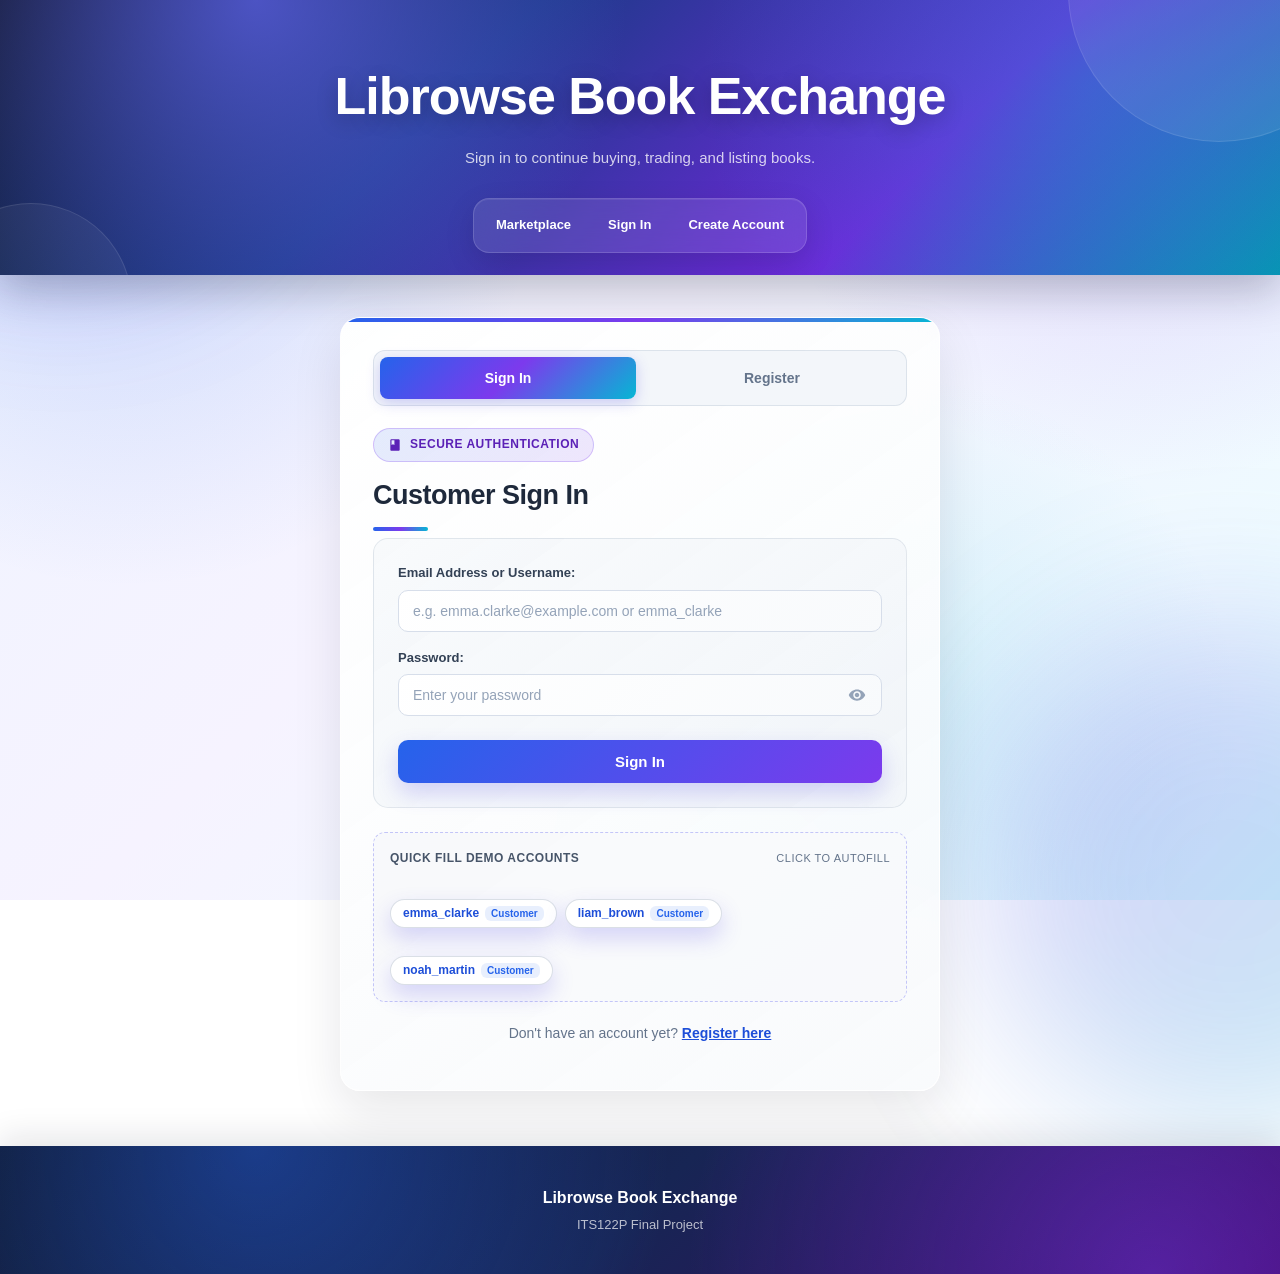
<file: index.html>
<!DOCTYPE html>
<html lang="en">

<head>
    <meta charset="UTF-8">
    <meta name="viewport" content="width=device-width, initial-scale=1.0">

    <link rel="stylesheet" href="style.css">

    <title>Librowse Book Exchange</title>
</head>

<body>

    <!-- HEADER -->
    <header>
        <h1>Librowse Book Exchange</h1>

        <p>
            Buy, trade, and exchange books with other users.
        </p>

        <!-- Navigation -->
        <nav>
            <a href="#home">Home</a>
            <a href="#browse">Browse Books</a>
            <a href="#list-book">List a Book</a>
            <a href="#transactions">Transactions</a>
            <a href="#refund">Refund</a>
            <a href="#report">Report</a>
            <a href="login.html">Login</a>
            <a href="register.html">Register</a>
        </nav>

        <div id="auth-status" class="auth-status">
            <a href="login.html">Sign in</a>
            <a href="register.html">Create account</a>
        </div>
    </header>


    <!-- MAIN CONTENT -->
    <main>


        <!-- HOME -->
        <section id="home">

            <h2>Welcome to Librowse Book Exchange</h2>

            <p>
                Librowse Book Exchange is a web application where users can list,
                purchase, trade, and exchange books with other users.
            </p>

            <p>
                Browse available books or list one of your own books below.
            </p>

            <a href="#browse">Browse Books</a>
            <a href="#list-book">List a Book</a>
            <a href="login.html">Login</a>
            <a href="register.html">Register</a>

        </section>


        <!-- BROWSE BOOKS -->
        <section id="browse">

            <h2>Browse Books</h2>

            <p>
                Search and view books currently listed by other users.
            </p>


            <!-- Search -->
            <form id="search-form">

                <label for="search-book">
                    Search:
                </label>

                <input type="text" id="search-book" name="search" placeholder="Search by book title or author">


                <label for="filter-type">
                    Listing Type:
                </label>

                <select id="filter-type" name="listing_type">

                    <option value="">
                        All
                    </option>

                    <option value="For_sale">
                        For Sale
                    </option>

                    <option value="For_trade">
                        For Trade
                    </option>

                    <option value="Both">
                        Sale or Trade
                    </option>

                </select>


                <label for="filter-condition">
                    Condition:
                </label>

                <select id="filter-condition" name="condition">

                    <option value="">
                        All
                    </option>

                    <option value="New">
                        New
                    </option>

                    <option value="Good">
                        Good
                    </option>

                    <option value="Acceptable">
                        Acceptable
                    </option>

                </select>


                <button type="submit">
                    Search
                </button>

            </form>


            <!-- Books table (populated by JavaScript) -->
            <table>

                <thead>

                    <tr>
                        <th>Book ID</th>
                        <th>Title</th>
                        <th>Author</th>
                        <th>Seller</th>
                        <th>Listing Type</th>
                        <th>Condition</th>
                        <th>Price</th>
                        <th>Status</th>
                        <th>Action</th>
                    </tr>

                </thead>


                <!-- Book records inserted here -->
                <tbody id="book-list">

                    <tr>

                        <td colspan="9">
                            No books loaded yet.
                        </td>

                    </tr>

                </tbody>

            </table>

        </section>


        <!-- LIST A BOOK -->
        <section id="list-book">

            <h2>List a Book</h2>

            <p>
                Add one of your books to the marketplace.
            </p>


            <!-- Form follows USER_BOOKS table/API -->
            <form id="list-book-form">


                <label for="book-id">
                    Book ID:
                </label>

                <input type="number" id="book-id" name="book_id" required>


                <label for="seller-id">
                    Seller ID:
                </label>

                <input type="number" id="seller-id" name="seller_id" required>


                <label for="listing-type">
                    Listing Type:
                </label>

                <select id="listing-type" name="listing_type" required>

                    <option value="">
                        Select Listing Type
                    </option>

                    <option value="For_sale">
                        For Sale
                    </option>

                    <option value="For_trade">
                        For Trade
                    </option>

                    <option value="Both">
                        Both
                    </option>

                </select>


                <label for="price">
                    Price:
                </label>

                <input type="number" id="price" name="price" step="0.01" min="0">


                <label for="book-condition">
                    Book Condition:
                </label>

                <select id="book-condition" name="condition" required>

                    <option value="">
                        Select Condition
                    </option>

                    <option value="New">
                        New
                    </option>

                    <option value="Good">
                        Good
                    </option>

                    <option value="Acceptable">
                        Acceptable
                    </option>

                </select>


                <button type="submit">
                    List Book
                </button>

            </form>

        </section>


        <!-- TRANSACTIONS -->
        <section id="transactions">

            <h2>My Transactions</h2>

            <p>
                View your book purchases and trades.
            </p>


            <!-- Transaction records (populated by JavaScript) -->
            <table>

                <thead>

                    <tr>
                        <th>Transaction ID</th>
                        <th>Book</th>
                        <th>Type</th>
                        <th>Amount</th>
                        <th>Status</th>
                        <th>Action</th>
                    </tr>

                </thead>

                <tbody id="transaction-list">

                    <tr>

                        <td colspan="6">
                            No transactions loaded yet.
                        </td>

                    </tr>

                </tbody>

            </table>

        </section>


        <!-- REFUND REQUEST -->
        <section id="refund">

            <h2>Request a Refund</h2>

            <p>
                Submit a refund request for an eligible transaction.
            </p>


            <!-- Form follows REFUND_REQUEST schema -->
            <form id="refund-form">


                <label for="refund-transaction-id">
                    Transaction ID:
                </label>

                <input type="number" id="refund-transaction-id" name="transaction_id" required>


                <label for="customer-id">
                    Customer ID:
                </label>

                <input type="number" id="customer-id" name="customer_id" required>


                <label for="refund-reason">
                    Reason for Refund:
                </label>

                <textarea id="refund-reason" name="reason" rows="5" required></textarea>


                <button type="submit">
                    Submit Refund Request
                </button>

            </form>

        </section>


        <!-- REPORT -->
        <section id="report">

            <h2>Submit a Report</h2>

            <p>
                Submit a report, form, or feedback to Staff and Administration.
            </p>


            <!-- Form uses report categories from reports.php -->
            <form id="report-form">


                <label for="submitted-by">
                    User ID:
                </label>

                <input type="number" id="submitted-by" name="submitted_by_id" required>


                <label for="report-category">
                    Report Category:
                </label>

                <select id="report-category" name="report_category" required>

                    <option value="">
                        Select Report Category
                    </option>

                    <option value="Verification_Form">
                        Verification Form
                    </option>

                    <option value="Seller_Application">
                        Seller Application
                    </option>

                    <option value="User_Violation">
                        User Violation
                    </option>

                    <option value="Listing_Dispute">
                        Listing Dispute
                    </option>

                    <option value="General_Feedback">
                        General Feedback
                    </option>

                </select>


                <label for="related-entity">
                    Related To:
                </label>

                <select id="related-entity" name="related_entity_type" required>

                    <option value="">
                        Select Type
                    </option>

                    <option value="User">
                        User
                    </option>

                    <option value="Book_Listing">
                        Book Listing
                    </option>

                    <option value="Transaction">
                        Transaction
                    </option>

                    <option value="None">
                        None
                    </option>

                </select>


                <label for="report-details">
                    Report Details:
                </label>

                <textarea id="report-details" name="form_data" rows="5" required></textarea>


                <button type="submit">
                    Submit Report
                </button>

            </form>

        </section>


    </main>


    <!-- FOOTER -->
    <footer>

        <p>
            Librowse Book Exchange
        </p>

        <p>
            ITS122P Final Project
        </p>

    </footer>


    <!-- Main frontend behavior -->
    <script src="script.js"></script>

</body>

</html>
</file>
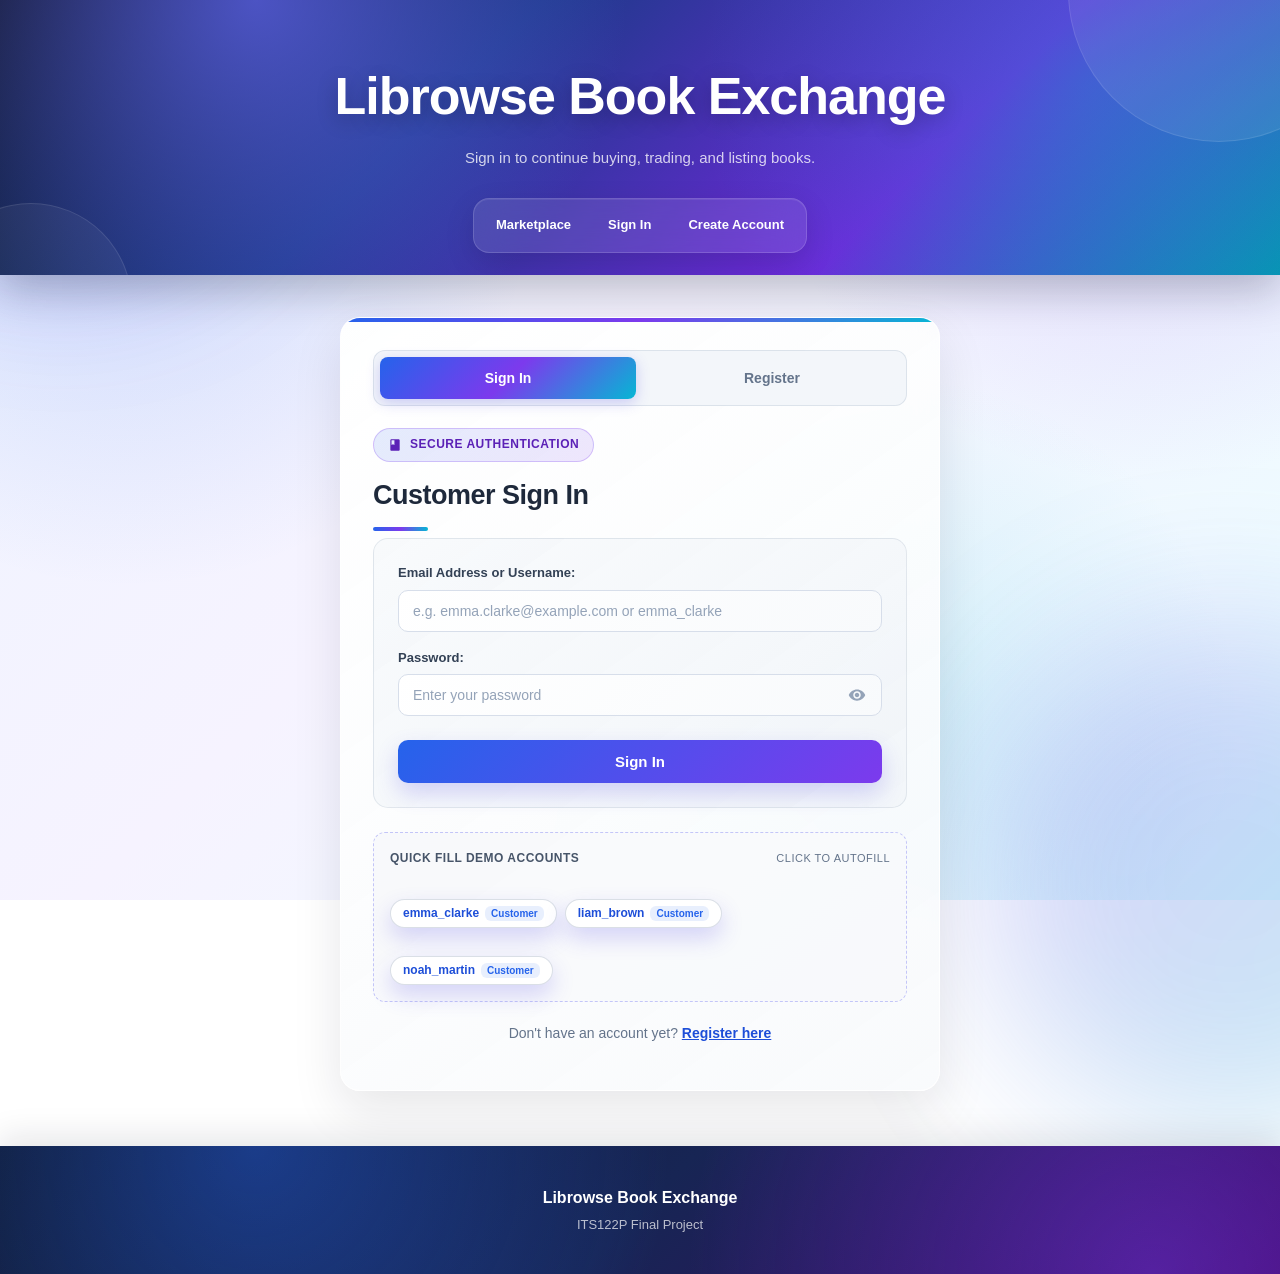
<file: book-marketplace-frontend/index.html>
<!DOCTYPE html>
<html lang="en">

<head>
    <meta charset="UTF-8">
    <meta name="viewport" content="width=device-width, initial-scale=1.0">

    <link rel="stylesheet" href="style.css">

    <title>Librowse Book Exchange</title>
</head>

<body>

    <!-- HEADER -->
    <header>
        <h1>Librowse Book Exchange</h1>

        <p>
            Buy, trade, and exchange books with other users.
        </p>

        <!-- Navigation -->
        <nav>
            <a href="#home">Home</a>
            <a href="#browse">Browse Books</a>
            <a href="#list-book">List a Book</a>
            <a href="#transactions">Transactions</a>
            <a href="#refund">Refund</a>
            <a href="#report">Report</a>
            <a href="login.html">Login</a>
            <a href="register.html">Register</a>
        </nav>

        <div id="auth-status" class="auth-status">
            <a href="login.html">Sign in</a>
            <a href="register.html">Create account</a>
        </div>
    </header>


    <!-- MAIN CONTENT -->
    <main>


        <!-- HOME -->
        <section id="home">

            <h2>Welcome to Librowse Book Exchange</h2>

            <p>
                Librowse Book Exchange is a web application where users can list,
                purchase, trade, and exchange books with other users.
            </p>

            <p>
                Browse available books or list one of your own books below.
            </p>

            <a href="#browse">Browse Books</a>
            <a href="#list-book">List a Book</a>
            <a href="login.html">Login</a>
            <a href="register.html">Register</a>

        </section>


        <!-- BROWSE BOOKS -->
        <section id="browse">

            <h2>Browse Books</h2>

            <p>
                Search and view books currently listed by other users.
            </p>


            <!-- Search -->
            <form id="search-form">

                <label for="search-book">
                    Search:
                </label>

                <input type="text" id="search-book" name="search" placeholder="Search by book title or author">


                <label for="filter-type">
                    Listing Type:
                </label>

                <select id="filter-type" name="listing_type">

                    <option value="">
                        All
                    </option>

                    <option value="For_sale">
                        For Sale
                    </option>

                    <option value="For_trade">
                        For Trade
                    </option>

                    <option value="Both">
                        Sale or Trade
                    </option>

                </select>


                <label for="filter-condition">
                    Condition:
                </label>

                <select id="filter-condition" name="condition">

                    <option value="">
                        All
                    </option>

                    <option value="New">
                        New
                    </option>

                    <option value="Good">
                        Good
                    </option>

                    <option value="Acceptable">
                        Acceptable
                    </option>

                </select>


                <fieldset id="filter-category-group" class="checkbox-group">

                    <legend>
                        Category (check any to filter):
                    </legend>

                    <div id="filter-category-options">

                        <p class="checkbox-group-empty">
                            Loading categories...
                        </p>

                    </div>

                </fieldset>


                <button type="submit">
                    Search
                </button>

            </form>


            <!-- Books table (populated by JavaScript) -->
            <table>

                <thead>

                    <tr>
                        <th>Book ID</th>
                        <th>Title</th>
                        <th>Author</th>
                        <th>Category</th>
                        <th>Seller</th>
                        <th>Listing Type</th>
                        <th>Condition</th>
                        <th>Price</th>
                        <th>Status</th>
                        <th>Action</th>
                    </tr>

                </thead>


                <!-- Book records inserted here -->
                <tbody id="book-list">

                    <tr>

                        <td colspan="10">
                            No books loaded yet.
                        </td>

                    </tr>

                </tbody>

            </table>

        </section>


        <!-- LIST A BOOK -->
        <section id="list-book">

            <h2>List a Book</h2>

            <p>
                Add one of your books to the marketplace.
            </p>


            <!-- Form creates a BOOKS_CATALOG entry, then a USER_BOOKS listing tied to the logged-in seller -->
            <form id="list-book-form">


                <label for="book-title">
                    Book Title:
                </label>

                <input type="text" id="book-title" name="title" required>


                <label for="book-author">
                    Book Author:
                </label>

                <input type="text" id="book-author" name="author" required>


                <label for="book-isbn">
                    ISBN:
                </label>

                <input type="text" id="book-isbn" name="isbn" required>


                <fieldset id="book-category-group" class="checkbox-group">

                    <legend>
                        Categories (select one or more):
                    </legend>

                    <div id="book-category-options">

                        <p class="checkbox-group-empty">
                            Loading categories...
                        </p>

                    </div>

                </fieldset>


                <label for="listing-type">
                    Listing Type:
                </label>

                <select id="listing-type" name="listing_type" required>

                    <option value="">
                        Select Listing Type
                    </option>

                    <option value="For_sale">
                        For Sale
                    </option>

                    <option value="For_trade">
                        For Trade
                    </option>

                    <option value="Both">
                        Both
                    </option>

                </select>


                <label for="price">
                    Price:
                </label>

                <input type="number" id="price" name="price" step="0.01" min="0">


                <label for="book-condition">
                    Book Condition:
                </label>

                <select id="book-condition" name="condition" required>

                    <option value="">
                        Select Condition
                    </option>

                    <option value="New">
                        New
                    </option>

                    <option value="Good">
                        Good
                    </option>

                    <option value="Acceptable">
                        Acceptable
                    </option>

                </select>


                <button type="submit">
                    List Book
                </button>

            </form>


            <!-- Shows the listing that was just created (populated by JavaScript) -->
            <div id="new-listing-result" style="display: none;">

                <h3>
                    Your Book Has Been Listed
                </h3>

                <table class="detail-table">

                    <tbody id="new-listing-details">
                    </tbody>

                </table>

            </div>

        </section>


        <!-- TRANSACTIONS -->
        <section id="transactions">

            <h2>My Transactions</h2>

            <p>
                View your book purchases and trades.
            </p>


            <!-- Transaction records (populated by JavaScript) -->
            <table>

                <thead>

                    <tr>
                        <th>Transaction ID</th>
                        <th>Book</th>
                        <th>Type</th>
                        <th>Amount</th>
                        <th>Status</th>
                        <th>Action</th>
                    </tr>

                </thead>

                <tbody id="transaction-list">

                    <tr>

                        <td colspan="6">
                            No transactions loaded yet.
                        </td>

                    </tr>

                </tbody>

            </table>

        </section>


        <!-- REFUND REQUEST -->
        <section id="refund">

            <h2>Request a Refund</h2>

            <p>
                Submit a refund request for an eligible transaction.
            </p>


            <!-- Form follows REFUND_REQUEST schema -->
            <form id="refund-form">


                <label for="refund-transaction-id">
                    Transaction ID:
                </label>

                <input type="number" id="refund-transaction-id" name="transaction_id" required>


                <label for="customer-id">
                    Customer ID:
                </label>

                <input type="number" id="customer-id" name="customer_id" required>


                <label for="refund-reason">
                    Reason for Refund:
                </label>

                <textarea id="refund-reason" name="reason" rows="5" required></textarea>


                <button type="submit">
                    Submit Refund Request
                </button>

            </form>

        </section>


        <!-- REPORT -->
        <section id="report">

            <h2>Submit a Report</h2>

            <p>
                Submit a report, form, or feedback to Staff and Administration.
            </p>


            <!-- Form uses report categories from reports.php -->
            <form id="report-form">


                <label for="submitted-by">
                    User ID:
                </label>

                <input type="number" id="submitted-by" name="submitted_by_id" required>


                <label for="report-category">
                    Report Category:
                </label>

                <select id="report-category" name="report_category" required>

                    <option value="">
                        Select Report Category
                    </option>

                    <option value="Verification_Form">
                        Verification Form
                    </option>

                    <option value="Seller_Application">
                        Seller Application
                    </option>

                    <option value="User_Violation">
                        User Violation
                    </option>

                    <option value="Listing_Dispute">
                        Listing Dispute
                    </option>

                    <option value="General_Feedback">
                        General Feedback
                    </option>

                </select>


                <label for="related-entity">
                    Related To:
                </label>

                <select id="related-entity" name="related_entity_type" required>

                    <option value="">
                        Select Type
                    </option>

                    <option value="User">
                        User
                    </option>

                    <option value="Book_Listing">
                        Book Listing
                    </option>

                    <option value="Transaction">
                        Transaction
                    </option>

                    <option value="None">
                        None
                    </option>

                </select>


                <label for="report-details">
                    Report Details:
                </label>

                <textarea id="report-details" name="form_data" rows="5" required></textarea>


                <button type="submit">
                    Submit Report
                </button>

            </form>

        </section>


    </main>


    <!-- FOOTER -->
    <footer>

        <p>
            Librowse Book Exchange
        </p>

        <p>
            ITS122P Final Project
        </p>

    </footer>


    <!-- Main frontend behavior -->
    <script src="script.js"></script>

</body>

</html>
</file>
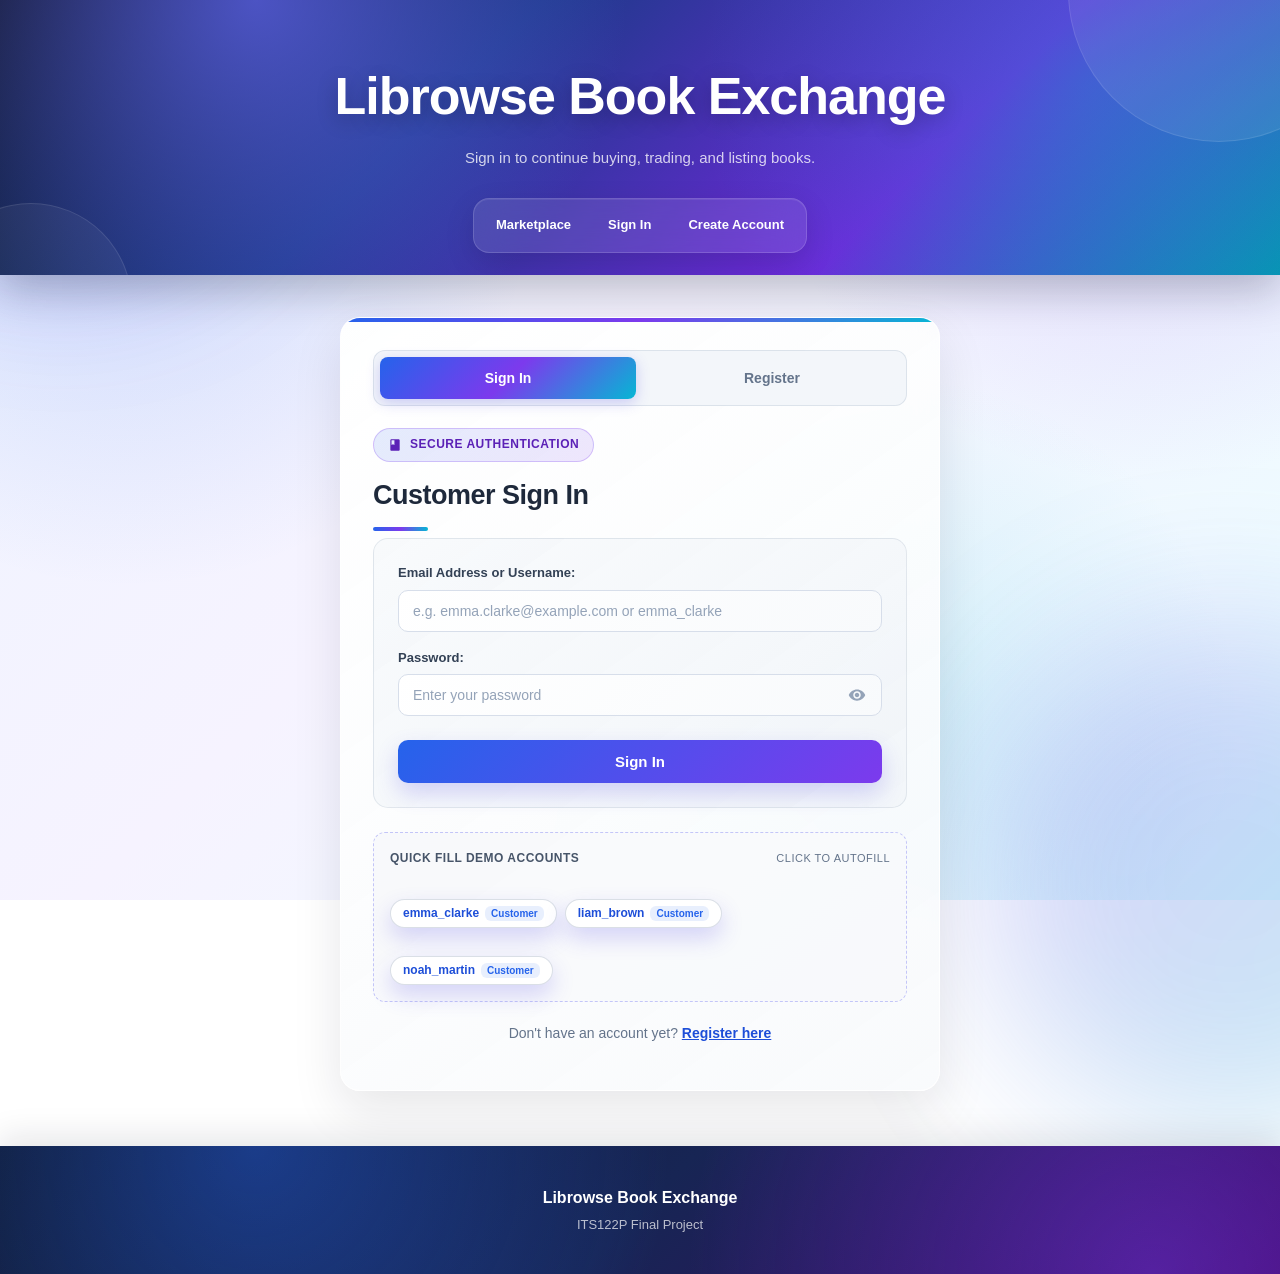
<file: login.html>
<!DOCTYPE html>
<html lang="en">

<head>
    <meta charset="UTF-8">
    <meta name="viewport" content="width=device-width, initial-scale=1.0">

    <link rel="stylesheet" href="style.css">

    <title>Login - Librowse Book Exchange</title>
</head>

<body>

    <!-- HEADER -->
    <header>
        <h1>Librowse Book Exchange</h1>

        <p>
            Sign in to continue buying, trading, and listing books.
        </p>

        <nav>
            <a href="index.html">Marketplace</a>
            <a href="login.html" class="active-nav">Sign In</a>
            <a href="register.html">Create Account</a>
        </nav>
    </header>


    <!-- MAIN CONTENT -->
    <main>

        <section class="auth-card" id="auth-section">

            <!-- Tab Switcher -->
            <div class="auth-tab-row">
                <a href="login.html" class="auth-tab-btn active-tab">Sign In</a>
                <a href="register.html" class="auth-tab-btn">Register</a>
            </div>

            <div class="auth-brand-badge">
                <svg viewBox="0 0 24 24">
                    <path d="M18 2H6c-1.1 0-2 .9-2 2v16c0 1.1.9 2 2 2h12c1.1 0 2-.9 2-2V4c0-1.1-.9-2-2-2zM6 4h5v8l-2.5-1.5L6 12V4z"/>
                </svg>
                Secure Authentication
            </div>

            <h2>Customer Sign In</h2>

            <div id="auth-message" class="auth-message" style="display: none;"></div>

            <!-- Existing active session container if already logged in -->
            <div id="session-active-card" class="session-active-card" style="display: none;">
                <p id="session-active-text">You are already signed in.</p>
                <div class="session-actions">
                    <a href="index.html" class="btn-continue">Go to Marketplace</a>
                    <button type="button" id="session-logout-btn" class="btn-switch-user">Sign Out / Switch User</button>
                </div>
            </div>

            <form id="login-form" class="auth-form">
                <div class="form-group">
                    <label for="login-identifier">
                        Email Address or Username:
                    </label>
                    <input type="text" id="login-identifier" required placeholder="e.g. emma.clarke@example.com or emma_clarke" autocomplete="username">
                </div>

                <div class="form-group">
                    <label for="login-password">
                        Password:
                    </label>
                    <div class="password-input-wrapper">
                        <input type="password" id="login-password" required placeholder="Enter your password" autocomplete="current-password">
                        <button type="button" class="toggle-password-btn" data-target="login-password" aria-label="Toggle password visibility" title="Toggle password visibility">
                            <svg viewBox="0 0 24 24">
                                <path d="M12 4.5C7 4.5 2.73 7.61 1 12c1.73 4.39 6 7.5 11 7.5s9.27-3.11 11-7.5c-1.73-4.39-6-7.5-11-7.5zM12 17c-2.76 0-5-2.24-5-5s2.24-5 5-5 5 2.24 5 5-2.24 5-5 5zm0-8c-1.66 0-3 1.34-3 3s1.34 3 3 3 3-1.34 3-3-1.34-3-3-3z"/>
                            </svg>
                        </button>
                    </div>
                </div>

                <button type="submit" id="login-submit-btn" class="auth-submit-btn">
                    <span>Sign In</span>
                </button>
            </form>

            <!-- Quick Demo Accounts Helper -->
            <div class="demo-accounts-card">
                <div class="demo-accounts-title">
                    <span>Quick Fill Demo Accounts</span>
                    <span style="font-size: 11px; color: var(--text-gray); font-weight: normal;">Click to autofill</span>
                </div>
                <div class="demo-pills-row">
                    <button type="button" class="demo-pill" data-username="emma_clarke" data-pass="password">
                        <span>emma_clarke</span>
                        <span class="role-tag">Customer</span>
                    </button>
                    <button type="button" class="demo-pill" data-username="liam_brown" data-pass="password">
                        <span>liam_brown</span>
                        <span class="role-tag">Customer</span>
                    </button>
                    <button type="button" class="demo-pill" data-username="noah_martin" data-pass="password">
                        <span>noah_martin</span>
                        <span class="role-tag">Customer</span>
                    </button>
                </div>
            </div>

            <p class="auth-switch-link">
                Don't have an account yet?
                <a href="register.html">Register here</a>
            </p>

        </section>

    </main>


    <!-- FOOTER -->
    <footer>
        <p>Librowse Book Exchange</p>
        <p>ITS122P Final Project</p>
    </footer>

    <script src="auth.js"></script>

</body>

</html>
</file>
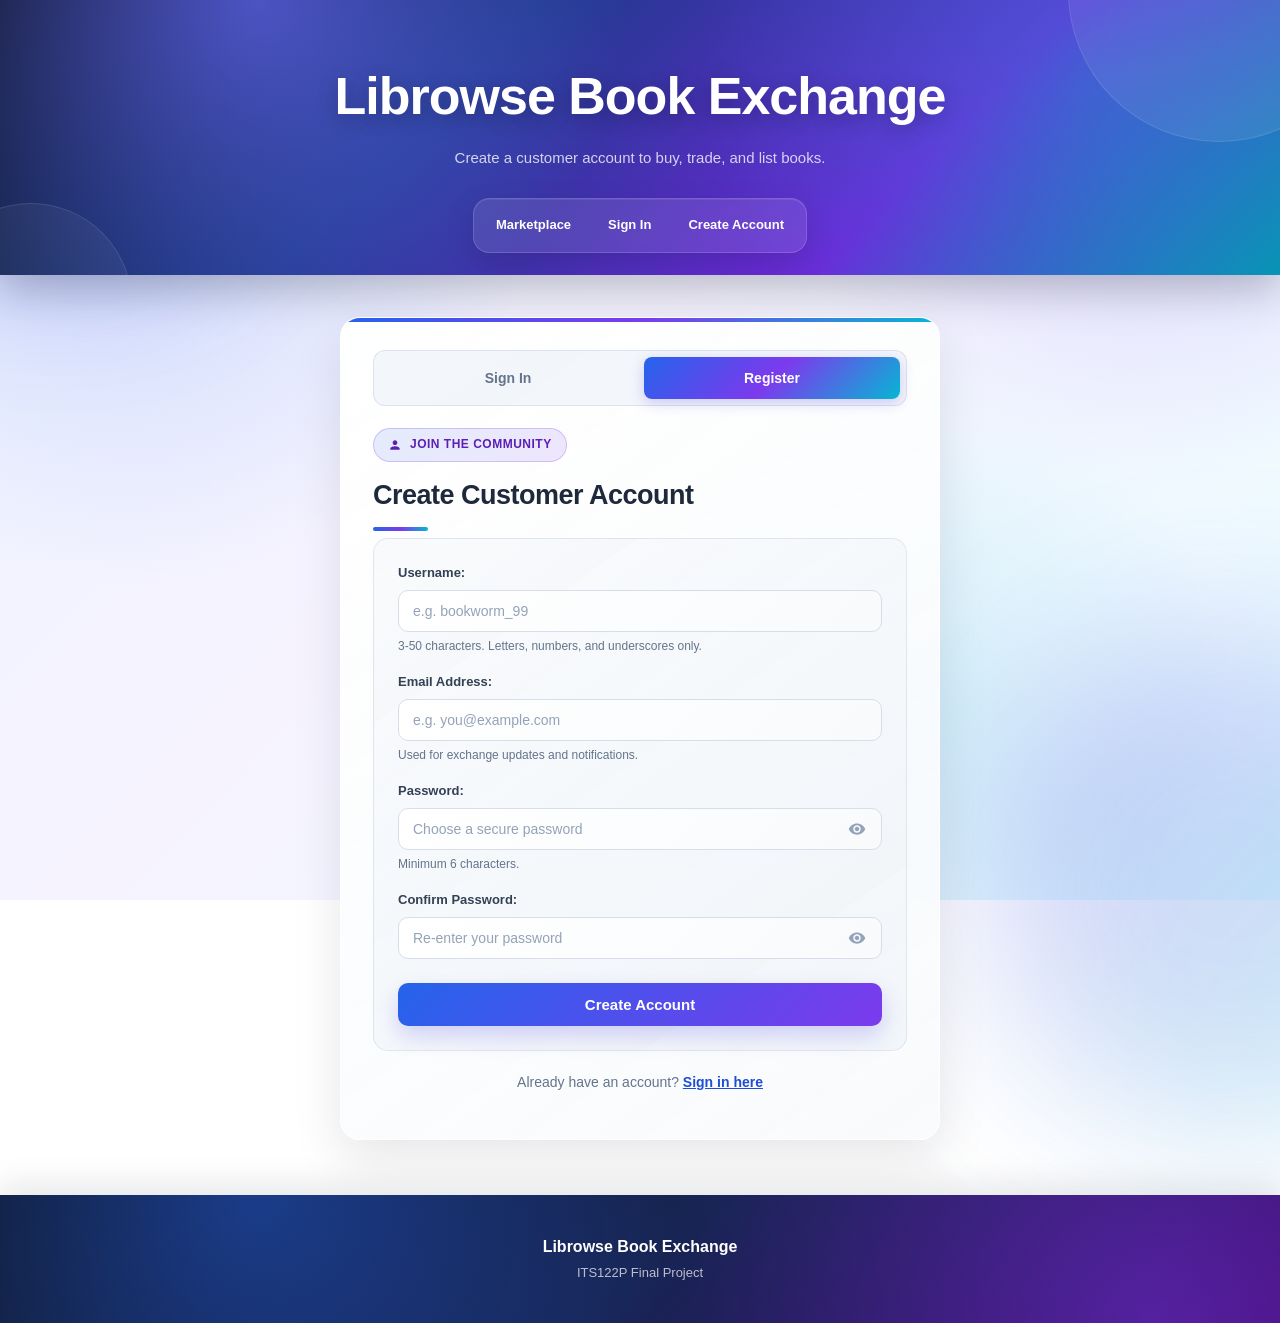
<file: register.html>
<!DOCTYPE html>
<html lang="en">

<head>
    <meta charset="UTF-8">
    <meta name="viewport" content="width=device-width, initial-scale=1.0">

    <link rel="stylesheet" href="style.css">

    <title>Register - Librowse Book Exchange</title>
</head>

<body>

    <!-- HEADER -->
    <header>
        <h1>Librowse Book Exchange</h1>

        <p>
            Create a customer account to buy, trade, and list books.
        </p>

        <nav>
            <a href="index.html">Marketplace</a>
            <a href="login.html">Sign In</a>
            <a href="register.html" class="active-nav">Create Account</a>
        </nav>
    </header>


    <!-- MAIN CONTENT -->
    <main>

        <section class="auth-card" id="auth-section">

            <!-- Tab Switcher -->
            <div class="auth-tab-row">
                <a href="login.html" class="auth-tab-btn">Sign In</a>
                <a href="register.html" class="auth-tab-btn active-tab">Register</a>
            </div>

            <div class="auth-brand-badge">
                <svg viewBox="0 0 24 24">
                    <path d="M12 12c2.21 0 4-1.79 4-4s-1.79-4-4-4-4 1.79-4 4 1.79 4 4 4zm0 2c-2.67 0-8 1.34-8 4v2h16v-2c0-2.66-5.33-4-8-4z"/>
                </svg>
                Join the Community
            </div>

            <h2>Create Customer Account</h2>

            <div id="auth-message" class="auth-message" style="display: none;"></div>

            <!-- Existing active session container if already logged in -->
            <div id="session-active-card" class="session-active-card" style="display: none;">
                <p id="session-active-text">You are already signed in.</p>
                <div class="session-actions">
                    <a href="index.html" class="btn-continue">Go to Marketplace</a>
                    <button type="button" id="session-logout-btn" class="btn-switch-user">Sign Out / Create New Account</button>
                </div>
            </div>

            <form id="register-form" class="auth-form">
                <div class="form-group">
                    <label for="register-username">
                        Username:
                    </label>
                    <input type="text" id="register-username" required minlength="3" maxlength="50" pattern="^[a-zA-Z0-9_]+$" placeholder="e.g. bookworm_99" autocomplete="username">
                    <span class="input-helper-text">3-50 characters. Letters, numbers, and underscores only.</span>
                </div>

                <div class="form-group">
                    <label for="register-email">
                        Email Address:
                    </label>
                    <input type="email" id="register-email" required placeholder="e.g. you@example.com" autocomplete="email">
                    <span class="input-helper-text">Used for exchange updates and notifications.</span>
                </div>

                <div class="form-group">
                    <label for="register-password">
                        Password:
                    </label>
                    <div class="password-input-wrapper">
                        <input type="password" id="register-password" required minlength="6" placeholder="Choose a secure password" autocomplete="new-password">
                        <button type="button" class="toggle-password-btn" data-target="register-password" aria-label="Toggle password visibility" title="Toggle password visibility">
                            <svg viewBox="0 0 24 24">
                                <path d="M12 4.5C7 4.5 2.73 7.61 1 12c1.73 4.39 6 7.5 11 7.5s9.27-3.11 11-7.5c-1.73-4.39-6-7.5-11-7.5zM12 17c-2.76 0-5-2.24-5-5s2.24-5 5-5 5 2.24 5 5-2.24 5-5 5zm0-8c-1.66 0-3 1.34-3 3s1.34 3 3 3 3-1.34 3-3-1.34-3-3-3z"/>
                            </svg>
                        </button>
                    </div>
                    <span class="input-helper-text">Minimum 6 characters.</span>
                </div>

                <div class="form-group">
                    <label for="register-confirm-password">
                        Confirm Password:
                    </label>
                    <div class="password-input-wrapper">
                        <input type="password" id="register-confirm-password" required minlength="6" placeholder="Re-enter your password" autocomplete="new-password">
                        <button type="button" class="toggle-password-btn" data-target="register-confirm-password" aria-label="Toggle password visibility" title="Toggle password visibility">
                            <svg viewBox="0 0 24 24">
                                <path d="M12 4.5C7 4.5 2.73 7.61 1 12c1.73 4.39 6 7.5 11 7.5s9.27-3.11 11-7.5c-1.73-4.39-6-7.5-11-7.5zM12 17c-2.76 0-5-2.24-5-5s2.24-5 5-5 5 2.24 5 5-2.24 5-5 5zm0-8c-1.66 0-3 1.34-3 3s1.34 3 3 3 3-1.34 3-3-1.34-3-3-3z"/>
                            </svg>
                        </button>
                    </div>
                    <div id="password-match-indicator" class="password-match-hint"></div>
                </div>

                <button type="submit" id="register-submit-btn" class="auth-submit-btn">
                    <span>Create Account</span>
                </button>
            </form>

            <p class="auth-switch-link">
                Already have an account?
                <a href="login.html">Sign in here</a>
            </p>

        </section>

    </main>


    <!-- FOOTER -->
    <footer>
        <p>Librowse Book Exchange</p>
        <p>ITS122P Final Project</p>
    </footer>

    <script src="auth.js"></script>

</body>

</html>
</file>
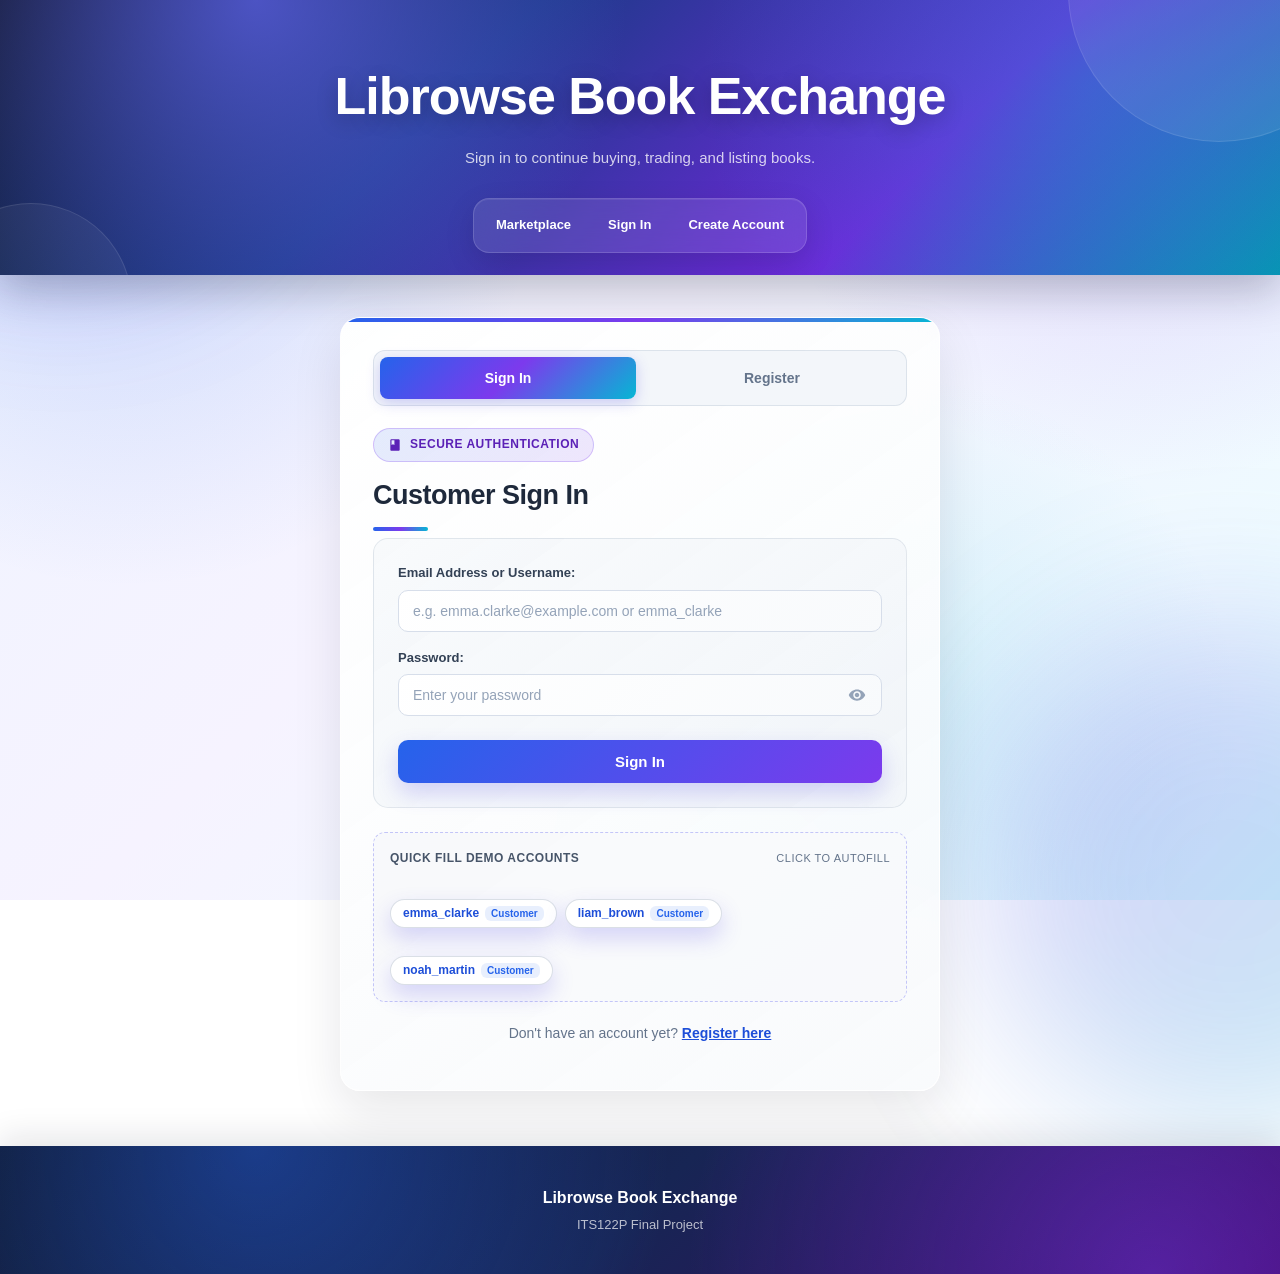
<file: frontend/dashboard.html>
<<<<<<< Updated upstream:book-marketplace-frontend/dashboard.html
<!DOCTYPE html>
<html lang="en">
<head>
    <meta charset="UTF-8">
    <title>Management Dashboard</title>
</head>
<body style="font-family: Arial; background: #f4f6f9; padding: 40px;">
    <div style="max-width: 600px; margin: auto; background: white; padding: 30px; border-radius: 8px; box-shadow: 0 2px 4px rgba(0,0,0,0.1);">
        <h1 id="welcomeTitle">Welcome!</h1>
        <p id="roleDisplay">Loading access level...</p>
        
        <div id="adminPanel" style="display: none; background: #eef2f7; padding: 15px; margin-top: 15px; border-radius: 5px;">
            <h3>🛡️ Admin Control Panel</h3>
            <p>Full system access: Manage users, settings, and book approvals.</p>
        </div>

        <div id="staffPanel" style="display: none; background: #eef2f7; padding: 15px; margin-top: 15px; border-radius: 5px;">
            <h3>📋 Staff Moderation Panel</h3>
            <p>Review and approve marketplace book listings.</p>
        </div>
    </div>

    <script>
        // Check who is logged in from your frontend storage
        const user = JSON.parse(localStorage.getItem("user"));

        if (!user) {
            alert("Please log in first!");
            window.location.href = "login.html";
        } else {
            document.getElementById("welcomeTitle").innerText = `Welcome back, ${user.username}!`;
            document.getElementById("roleDisplay").innerHTML = `Your Access Level: <b>${user.role.toUpperCase()}</b>`;

            // Show panels depending on access level
            if (user.role === 'admin') {
                document.getElementById("adminPanel").style.display = "block";
                document.getElementById("staffPanel").style.display = "block";
            } else if (user.role === 'staff') {
                document.getElementById("staffPanel").style.display = "block";
            } else {
                alert("Access Denied: Customers cannot view the management dashboard.");
                window.location.href = "index.html";
            }
        }
    </script>
</body>
=======
<!DOCTYPE html>
<html lang="en">
<head>
    <meta charset="UTF-8">
    <title>Management Dashboard</title>
</head>
<body style="font-family: Arial; background: #f4f6f9; padding: 40px;">
    <div style="max-width: 600px; margin: auto; background: white; padding: 30px; border-radius: 8px; box-shadow: 0 2px 4px rgba(0,0,0,0.1);">
        <h1 id="welcomeTitle">Welcome!</h1>
        <p id="roleDisplay">Loading access level...</p>
        
        <div id="adminPanel" style="display: none; background: #eef2f7; padding: 15px; margin-top: 15px; border-radius: 5px;">
            <h3>🛡️ Admin Control Panel</h3>
            <p>Full system access: Manage users, settings, and book approvals.</p>
        </div>

        <div id="staffPanel" style="display: none; background: #eef2f7; padding: 15px; margin-top: 15px; border-radius: 5px;">
            <h3>📋 Staff Moderation Panel</h3>
            <p>Review and approve marketplace book listings.</p>
        </div>
    </div>

    <script>
        // Check who is logged in from your frontend storage
        const user = JSON.parse(localStorage.getItem("user"));

        if (!user) {
            alert("Please log in first!");
            window.location.href = "login.html";
        } else {
            document.getElementById("welcomeTitle").innerText = `Welcome back, ${user.username}!`;
            document.getElementById("roleDisplay").innerHTML = `Your Access Level: <b>${user.role.toUpperCase()}</b>`;

            // Show panels depending on access level
            if (user.role === 'admin') {
                document.getElementById("adminPanel").style.display = "block";
                document.getElementById("staffPanel").style.display = "block";
            } else if (user.role === 'staff') {
                document.getElementById("staffPanel").style.display = "block";
            } else {
                alert("Access Denied: Customers cannot view the management dashboard.");
                window.location.href = "index.html";
            }
        }
    </script>
</body>
>>>>>>> Stashed changes:frontend/dashboard.html
</html>
</file>
<file: style.css>
/* LIBROWSE BOOK EXCHANGE - Gradient UI Revamp */


/* WEBSITE COLORS */

:root {

    /* Main Gradient Colors */
    --blue: #2563eb;
    --blue-dark: #1d4ed8;

    --purple: #7c3aed;
    --purple-dark: #5b21b6;

    --violet: #8b5cf6;
    --cyan: #06b6d4;

    /* Background Colors */
    --background-dark: #0b1020;
    --background-mid: #11182d;
    --background-light: #17213c;

    /* Card Colors */
    --card: rgba(255, 255, 255, 0.94);
    --glass: rgba(255, 255, 255, 0.10);

    /* Text */
    --text-dark: #172033;
    --text-gray: #64748b;
    --text-light: #f8fafc;

    /* Borders */
    --border-light: rgba(255, 255, 255, 0.18);
    --border-card: rgba(148, 163, 184, 0.25);

    /* Shadows */
    --shadow-small:
        0 4px 12px rgba(15, 23, 42, 0.08);

    --shadow-medium:
        0 15px 35px rgba(15, 23, 42, 0.13);

    --shadow-large:
        0 25px 60px rgba(15, 23, 42, 0.18);

    /* Main Gradient */
    --main-gradient:
        linear-gradient(135deg,
            #2563eb 0%,
            #7c3aed 50%,
            #06b6d4 100%);

    /* Dark Gradient */
    --dark-gradient:
        linear-gradient(135deg,
            #0b1020 0%,
            #17213c 50%,
            #26154f 100%);
}


/* BASIC PAGE SETTINGS */

* {
    box-sizing: border-box;
}


html {
    scroll-behavior: smooth;
}


body {
    margin: 0;

    min-height: 100vh;

    font-family:
        Arial,
        Helvetica,
        sans-serif;

    color: var(--text-dark);

    line-height: 1.6;

    background:
        radial-gradient(circle at 10% 20%,
            rgba(37, 99, 235, 0.18),
            transparent 30%),

        radial-gradient(circle at 90% 10%,
            rgba(124, 58, 237, 0.18),
            transparent 28%),

        radial-gradient(circle at 70% 80%,
            rgba(6, 182, 212, 0.13),
            transparent 30%),

        linear-gradient(135deg,
            #eef4ff 0%,
            #f6f3ff 45%,
            #ecfeff 100%);

    background-attachment: fixed;
}


/* Background glow - top left */
body::before {
    content: "";

    position: fixed;

    width: 450px;
    height: 450px;

    top: -180px;
    left: -160px;

    border-radius: 50%;

    background:
        linear-gradient(135deg,
            rgba(37, 99, 235, 0.30),
            rgba(124, 58, 237, 0.20));

    filter: blur(70px);

    z-index: -1;

    pointer-events: none;
}


/* Background glow - bottom right */
body::after {
    content: "";

    position: fixed;

    width: 500px;
    height: 500px;

    right: -200px;
    bottom: -230px;

    border-radius: 50%;

    background:
        linear-gradient(135deg,
            rgba(124, 58, 237, 0.25),
            rgba(6, 182, 212, 0.25));

    filter: blur(80px);

    z-index: -1;

    pointer-events: none;
}


/* HEADER */

header {
    position: relative;

    overflow: hidden;

    text-align: center;

    color: white;

    padding:
        55px 25px 22px;

    background:

        radial-gradient(circle at 20% 0%,
            rgba(99, 102, 241, 0.7),
            transparent 35%),

        radial-gradient(circle at 85% 30%,
            rgba(6, 182, 212, 0.30),
            transparent 35%),

        linear-gradient(135deg,
            #0f172a 0%,
            #1e3a8a 35%,
            #6d28d9 70%,
            #0891b2 100%);

    box-shadow:
        0 15px 40px rgba(15, 23, 42, 0.25);
}


/* Decorative circle - top right */
header::before {
    content: "";

    position: absolute;

    width: 300px;
    height: 300px;

    top: -160px;
    right: -90px;

    border-radius: 50%;

    background:
        rgba(255, 255, 255, 0.08);

    border:
        1px solid rgba(255, 255, 255, 0.1);
}


/* Decorative circle - bottom left */
header::after {
    content: "";

    position: absolute;

    width: 200px;
    height: 200px;

    bottom: -130px;
    left: -70px;

    border-radius: 50%;

    background:
        rgba(255, 255, 255, 0.05);

    border:
        1px solid rgba(255, 255, 255, 0.1);
}


/* Title */
header h1 {
    position: relative;

    z-index: 1;

    margin: 0;

    font-size: clamp(34px,
            5vw,
            52px);

    font-weight: 800;

    letter-spacing: -1px;

    color: white;

    text-shadow:
        0 5px 20px rgba(0, 0, 0, 0.25);
}


/* Subtitle */
header p {
    position: relative;

    z-index: 1;

    margin:
        8px 0 28px;

    font-size: 15px;

    color:
        rgba(255, 255, 255, 0.78);
}


/* NAVIGATION */

nav {
    position: relative;

    z-index: 2;

    display: flex;

    justify-content: center;

    align-items: center;

    flex-wrap: wrap;

    gap: 7px;

    width: fit-content;

    max-width: 100%;

    margin: auto;

    padding: 7px;

    border-radius: 16px;

    background:
        rgba(255, 255, 255, 0.10);

    border:
        1px solid rgba(255, 255, 255, 0.15);

    backdrop-filter:
        blur(15px);

    -webkit-backdrop-filter:
        blur(15px);

    box-shadow:
        inset 0 1px 0 rgba(255, 255, 255, 0.08),
        0 10px 30px rgba(0, 0, 0, 0.12);
}


nav a {
    position: relative;

    padding:
        9px 15px;

    border-radius: 10px;

    color: white;

    text-decoration: none;

    font-size: 13px;

    font-weight: bold;

    transition:
        background 0.25s ease,
        transform 0.25s ease,
        box-shadow 0.25s ease;
}


nav a:hover {
    background:
        linear-gradient(135deg,
            rgba(255, 255, 255, 0.22),
            rgba(255, 255, 255, 0.10));

    transform:
        translateY(-2px);

    box-shadow:
        0 7px 18px rgba(0, 0, 0, 0.12);
}


/* MAIN CONTAINER */

main {
    width: 92%;

    max-width: 1180px;

    margin:
        42px auto;
}


/* SECTIONS */

section {
    position: relative;

    overflow: hidden;

    margin-bottom: 32px;

    padding: 32px;

    border-radius: 20px;

    background:
        linear-gradient(145deg,
            rgba(255, 255, 255, 0.96),
            rgba(248, 250, 252, 0.90));

    border:
        1px solid rgba(255, 255, 255, 0.8);

    box-shadow:
        0 20px 50px rgba(15, 23, 42, 0.10);

    backdrop-filter:
        blur(15px);

    -webkit-backdrop-filter:
        blur(15px);

    transition:
        transform 0.3s ease,
        box-shadow 0.3s ease;
}


section:hover {
    transform:
        translateY(-3px);

    box-shadow:
        0 25px 60px rgba(15, 23, 42, 0.14);
}


/* Gradient bar at top */
section::before {
    content: "";

    position: absolute;

    top: 0;
    left: 0;

    width: 100%;
    height: 4px;

    background:
        var(--main-gradient);
}


/* Heading */
section h2 {
    margin:
        0 0 7px;

    font-size: 27px;

    font-weight: 800;

    letter-spacing: -0.5px;

    color: #1e293b;
}


/* Gradient underline */
section h2::after {
    content: "";

    display: block;

    width: 55px;
    height: 4px;

    margin-top: 10px;

    border-radius: 10px;

    background:
        linear-gradient(90deg,
            var(--blue),
            var(--purple),
            var(--cyan));
}


section>p {
    margin-top: 7px;

    color: var(--text-gray);

    font-size: 14px;
}


/* HOME SECTION */

#home {
    position: relative;

    padding:
        80px 40px;

    text-align: center;

    color: white;

    border: none;

    background:

        radial-gradient(circle at 15% 20%,
            rgba(255, 255, 255, 0.15),
            transparent 25%),

        radial-gradient(circle at 85% 75%,
            rgba(6, 182, 212, 0.28),
            transparent 30%),

        linear-gradient(135deg,
            #1d4ed8 0%,
            #4f46e5 35%,
            #7c3aed 65%,
            #0891b2 100%);

    box-shadow:
        0 25px 60px rgba(79, 70, 229, 0.30);
}


#home::before {
    height: 0;
}


#home h2 {
    font-size:
        clamp(32px,
            5vw,
            48px);

    color: white;

    margin-bottom: 15px;

    text-shadow:
        0 5px 20px rgba(0, 0, 0, 0.15);
}


#home h2::after {
    margin:
        14px auto 0;

    width: 75px;

    background:
        linear-gradient(90deg,
            #ffffff,
            #67e8f9);
}


#home p {
    max-width: 720px;

    margin-left: auto;
    margin-right: auto;

    color:
        rgba(255, 255, 255, 0.84);

    font-size: 15px;
}


/* Buttons */
#home a {
    display: inline-block;

    min-width: 140px;

    margin:
        17px 5px 0;

    padding:
        12px 23px;

    border-radius: 11px;

    text-decoration: none;

    font-size: 14px;

    font-weight: bold;

    transition:
        transform 0.25s ease,
        box-shadow 0.25s ease,
        background 0.25s ease;
}


/* Browse button */
#home a:first-of-type {
    color: #4338ca;

    background:
        linear-gradient(135deg,
            #ffffff,
            #eef2ff);

    box-shadow:
        0 10px 25px rgba(0, 0, 0, 0.15);
}


#home a:first-of-type:hover {
    transform:
        translateY(-3px);

    box-shadow:
        0 16px 30px rgba(0, 0, 0, 0.20);
}


/* List button */
#home a:nth-of-type(2) {
    color: white;

    border:
        1px solid rgba(255, 255, 255, 0.4);

    background:
        rgba(255, 255, 255, 0.12);

    backdrop-filter:
        blur(12px);
}


#home a:nth-of-type(2):hover {
    background:
        rgba(255, 255, 255, 0.20);

    transform:
        translateY(-3px);
}


/* FORMS */

form {
    margin-top: 24px;

    padding: 24px;

    border-radius: 15px;

    background:

        linear-gradient(145deg,
            rgba(248, 250, 252, 0.95),
            rgba(241, 245, 249, 0.90));

    border:
        1px solid rgba(148, 163, 184, 0.22);
}


label {
    display: block;

    margin:
        15px 0 6px;

    color: #334155;

    font-size: 13px;

    font-weight: 700;
}


/* FORM CONTROLS */

input,
select,
textarea {
    width: 100%;

    padding:
        12px 14px;

    border-radius: 10px;

    border:
        1px solid #d7deea;

    outline: none;

    color: #172033;

    background:
        linear-gradient(135deg,
            #ffffff,
            #f8fafc);

    font-family:
        Arial,
        Helvetica,
        sans-serif;

    font-size: 14px;

    transition:
        border-color 0.25s ease,
        box-shadow 0.25s ease,
        transform 0.2s ease;
}


input::placeholder,
textarea::placeholder {
    color: #94a3b8;
}


/* Focus state */
input:focus,
select:focus,
textarea:focus {
    border-color:
        var(--violet);

    background: white;

    transform:
        translateY(-1px);

    box-shadow:
        0 0 0 4px rgba(124, 58, 237, 0.10),
        0 8px 18px rgba(79, 70, 229, 0.08);
}


textarea {
    min-height: 115px;

    resize: vertical;
}


/* BUTTONS */

button {
    position: relative;

    overflow: hidden;

    margin-top: 20px;

    padding:
        12px 24px;

    border: none;

    border-radius: 10px;

    color: white;

    background:
        linear-gradient(135deg,
            #2563eb,
            #7c3aed,
            #06b6d4);

    background-size:
        200% 200%;

    font-size: 14px;

    font-weight: bold;

    cursor: pointer;

    box-shadow:
        0 10px 22px rgba(79, 70, 229, 0.22);

    transition:
        transform 0.25s ease,
        box-shadow 0.25s ease,
        background-position 0.35s ease;
}


button:hover {
    transform:
        translateY(-3px);

    background-position:
        100% 50%;

    box-shadow:
        0 16px 30px rgba(79, 70, 229, 0.30);
}


button:active {
    transform:
        translateY(0);
}


/* Shine animation */
button::before {
    content: "";

    position: absolute;

    top: 0;
    left: -100%;

    width: 70%;
    height: 100%;

    background:
        linear-gradient(90deg,
            transparent,
            rgba(255, 255, 255, 0.32),
            transparent);

    transform:
        skewX(-20deg);

    transition:
        left 0.55s ease;
}


button:hover::before {
    left: 130%;
}


/* SEARCH FORM */

#search-form {
    position: relative;

    background:

        linear-gradient(135deg,
            rgba(239, 246, 255, 0.95),
            rgba(245, 243, 255, 0.95),
            rgba(236, 254, 255, 0.90));

    border:
        1px solid rgba(99, 102, 241, 0.14);

    box-shadow:
        inset 0 1px 0 rgba(255, 255, 255, 0.8);
}


/* TABLES */

table {
    width: 100%;

    margin-top: 25px;

    border-spacing: 0;

    border-collapse: separate;

    overflow: hidden;

    border-radius: 14px;

    background: white;

    box-shadow:
        0 12px 30px rgba(15, 23, 42, 0.08);
}


/* Table header */
thead {
    background:
        linear-gradient(135deg,
            #1d4ed8,
            #6d28d9,
            #0891b2);
}


th {
    padding:
        14px 13px;

    color: white;

    background: transparent;

    text-align: left;

    font-size: 12px;

    letter-spacing: 0.3px;

    text-transform: uppercase;

    white-space: nowrap;
}


td {
    padding:
        14px 13px;

    border-bottom:
        1px solid #edf0f5;

    color: #475569;

    font-size: 13px;

    background:
        rgba(255, 255, 255, 0.92);

    transition:
        background 0.2s ease;
}


tbody tr:hover td {
    background:
        linear-gradient(90deg,
            #eff6ff,
            #f5f3ff,
            #ecfeff);
}


tbody tr:last-child td {
    border-bottom: none;
}


/* Empty state */
td[colspan] {
    padding: 30px;

    text-align: center;

    color: #94a3b8;

    font-style: italic;
}


/* SECTION ACCENTS */

#browse {
    border-top:
        1px solid rgba(37, 99, 235, 0.18);
}


#list-book {
    border-top:
        1px solid rgba(124, 58, 237, 0.18);
}


#transactions {
    border-top:
        1px solid rgba(6, 182, 212, 0.18);
}


#refund {
    border-top:
        1px solid rgba(236, 72, 153, 0.15);
}


#report {
    border-top:
        1px solid rgba(99, 102, 241, 0.18);
}


/* Gradient bars */
#browse::before {
    background:
        linear-gradient(90deg,
            #2563eb,
            #06b6d4);
}


#list-book::before {
    background:
        linear-gradient(90deg,
            #7c3aed,
            #ec4899);
}


#transactions::before {
    background:
        linear-gradient(90deg,
            #06b6d4,
            #2563eb);
}


#refund::before {
    background:
        linear-gradient(90deg,
            #f43f5e,
            #8b5cf6);
}


#report::before {
    background:
        linear-gradient(90deg,
            #6366f1,
            #7c3aed,
            #06b6d4);
}


/* FOOTER */

footer {
    position: relative;

    overflow: hidden;

    margin-top: 55px;

    padding:
        35px 20px;

    text-align: center;

    color: white;

    background:

        radial-gradient(circle at 20% 0%,
            rgba(37, 99, 235, 0.45),
            transparent 40%),

        radial-gradient(circle at 90% 100%,
            rgba(124, 58, 237, 0.45),
            transparent 40%),

        linear-gradient(135deg,
            #0f172a,
            #172554,
            #3b0764);

    box-shadow:
        0 -10px 30px rgba(15, 23, 42, 0.10);
}


footer p {
    position: relative;

    z-index: 1;

    margin:
        4px 0;

    color:
        rgba(255, 255, 255, 0.70);

    font-size: 13px;
}


footer p:first-child {
    color: white;

    font-size: 16px;

    font-weight: bold;
}


/* TEXT SELECTION */

::selection {
    color: white;

    background:
        #7c3aed;
}


/* SCROLLBAR */

::-webkit-scrollbar {
    width: 10px;
    height: 10px;
}


::-webkit-scrollbar-track {
    background:
        #eef2f7;
}


::-webkit-scrollbar-thumb {
    border-radius: 20px;

    border:
        2px solid #eef2f7;

    background:
        linear-gradient(180deg,
            #2563eb,
            #7c3aed);
}


::-webkit-scrollbar-thumb:hover {
    background:
        linear-gradient(180deg,
            #1d4ed8,
            #6d28d9);
}


/* TABLET - MAX 900px */

@media screen and (max-width: 900px) {

    main {
        width: 94%;
    }


    section {
        padding: 25px;
    }


    #home {
        padding:
            60px 25px;
    }


    #browse,
    #transactions {
        overflow-x: auto;
    }


    table {
        min-width: 760px;
    }

}


/* MOBILE - MAX 650px */

@media screen and (max-width: 650px) {

    header {
        padding:
            40px 15px 18px;
    }


    header h1 {
        font-size: 31px;
    }


    header p {
        font-size: 13px;
    }


    nav {
        width: 100%;

        flex-direction: column;

        border-radius: 14px;
    }


    nav a {
        width: 100%;

        padding: 10px;

        text-align: center;
    }


    main {
        width: 94%;

        margin:
            22px auto;
    }


    section {
        padding: 20px;

        margin-bottom: 20px;

        border-radius: 15px;
    }


    section h2 {
        font-size: 23px;
    }


    #home {
        padding:
            48px 20px;
    }


    #home h2 {
        font-size: 30px;
    }


    #home a {
        display: block;

        width: 100%;

        max-width: 260px;

        margin:
            10px auto;
    }


    form {
        padding: 18px;
    }


    input,
    select,
    textarea {
        font-size: 16px;
    }


    button {
        width: 100%;
    }


    footer {
        margin-top: 30px;
    }

}


/* SMALL PHONES - MAX 420px */

@media screen and (max-width: 420px) {

    header h1 {
        font-size: 27px;
    }


    #home h2 {
        font-size: 27px;
    }


    section {
        padding: 17px;
    }


    form {
        padding: 15px;
    }

}


/* REDUCED MOTION */
/* Respects user's animation preferences */
@media (prefers-reduced-motion: reduce) {

    html {
        scroll-behavior: auto;
    }


    *,
    *::before,
    *::after {
        transition: none !important;
        animation: none !important;
    }

}


/* AUTH STATUS (INDEX HEADER) */

.auth-status {
    position: relative;

    z-index: 2;

    margin-top: 14px;

    display: flex;

    align-items: center;

    justify-content: center;

    gap: 10px;

    color: rgba(255, 255, 255, 0.88);

    font-size: 14px;
}


.auth-status a {
    color: #ffffff;

    text-decoration: underline;
}


.auth-status button {
    width: auto;

    margin: 0;

    padding: 7px 14px;

    border-radius: 999px;

    font-size: 12px;
}


/* LOGIN / REGISTER PAGE */

.auth-card {
    max-width: 600px;
    margin: 0 auto;
}

.auth-brand-badge {
    display: inline-flex;
    align-items: center;
    gap: 8px;
    padding: 6px 14px;
    border-radius: 999px;
    background: linear-gradient(135deg, rgba(37, 99, 235, 0.12), rgba(124, 58, 237, 0.12));
    border: 1px solid rgba(124, 58, 237, 0.25);
    font-size: 12px;
    font-weight: 700;
    color: var(--purple-dark);
    margin-bottom: 12px;
    letter-spacing: 0.5px;
    text-transform: uppercase;
}

.auth-brand-badge svg {
    width: 14px;
    height: 14px;
    fill: currentColor;
}

.auth-tab-row {
    display: flex;
    gap: 8px;
    margin-bottom: 22px;
    padding: 6px;
    background: rgba(241, 245, 249, 0.85);
    border: 1px solid rgba(203, 213, 225, 0.6);
    border-radius: 12px;
}

.auth-tab-btn {
    flex: 1;
    display: inline-flex;
    align-items: center;
    justify-content: center;
    padding: 10px 16px;
    border-radius: 8px;
    font-size: 14px;
    font-weight: 700;
    text-decoration: none;
    color: var(--text-gray);
    background: transparent;
    transition: all 0.25s ease;
    border: none;
    cursor: pointer;
}

.auth-tab-btn:hover {
    color: var(--blue-dark);
    background: rgba(255, 255, 255, 0.6);
}

.auth-tab-btn.active-tab {
    background: var(--main-gradient);
    color: #ffffff;
    box-shadow: 0 4px 14px rgba(79, 70, 229, 0.25);
}

.auth-message {
    margin-top: 10px;
    margin-bottom: 20px;
    padding: 12px 16px;
    border-radius: 10px;
    font-size: 13px;
    font-weight: 600;
    display: flex;
    align-items: center;
    gap: 10px;
    background: rgba(241, 245, 249, 0.7);
    border: 1px solid rgba(203, 213, 225, 0.8);
    color: var(--text-gray);
    transition: all 0.3s ease;
}

.auth-message.auth-error {
    background: rgba(254, 242, 242, 0.95);
    border-color: rgba(239, 68, 68, 0.35);
    color: #b91c1c;
    box-shadow: 0 4px 12px rgba(239, 68, 68, 0.08);
}

.auth-message.auth-success {
    background: rgba(236, 253, 245, 0.95);
    border-color: rgba(16, 185, 129, 0.35);
    color: #047857;
    box-shadow: 0 4px 12px rgba(16, 185, 129, 0.08);
}

.auth-message.auth-info {
    background: rgba(239, 246, 255, 0.95);
    border-color: rgba(59, 130, 246, 0.35);
    color: #1d4ed8;
    box-shadow: 0 4px 12px rgba(37, 99, 235, 0.08);
}

.auth-form {
    margin-top: 0;
}

.auth-form .form-group {
    margin-bottom: 16px;
}

.auth-form label {
    margin: 0 0 6px;
}

.password-input-wrapper {
    position: relative;
    display: flex;
    align-items: center;
}

.password-input-wrapper input {
    padding-right: 46px;
}

.toggle-password-btn {
    position: absolute;
    right: 10px;
    top: 50%;
    transform: translateY(-50%);
    background: transparent;
    border: none;
    padding: 6px;
    margin: 0;
    cursor: pointer;
    color: #94a3b8;
    box-shadow: none;
    border-radius: 6px;
    display: flex;
    align-items: center;
    justify-content: center;
    transition: color 0.2s ease;
}

.toggle-password-btn:hover {
    color: var(--violet);
    transform: translateY(-50%);
    box-shadow: none;
    background: rgba(139, 92, 246, 0.08);
}

.toggle-password-btn:active {
    transform: translateY(-50%);
}

.toggle-password-btn svg {
    width: 18px;
    height: 18px;
    fill: currentColor;
}

.input-helper-text {
    display: block;
    margin-top: 5px;
    font-size: 12px;
    color: var(--text-gray);
}

.password-match-hint {
    font-size: 12px;
    font-weight: 600;
    margin-top: 4px;
    display: none;
}

.password-match-hint.match {
    display: block;
    color: #059669;
}

.password-match-hint.no-match {
    display: block;
    color: #dc2626;
}

.auth-submit-btn {
    width: 100%;
    display: flex;
    align-items: center;
    justify-content: center;
    gap: 8px;
    font-size: 15px;
    padding: 13px 20px;
    margin-top: 24px;
}

.auth-submit-btn:disabled {
    opacity: 0.7;
    cursor: not-allowed;
    transform: none;
}

/* Already signed-in session banner */
.session-active-card {
    background: linear-gradient(135deg, rgba(239, 246, 255, 0.95), rgba(245, 243, 255, 0.95));
    border: 1px solid rgba(99, 102, 241, 0.3);
    border-radius: 14px;
    padding: 20px;
    margin-bottom: 22px;
    text-align: center;
}

.session-active-card p {
    margin: 0 0 14px;
    color: var(--text-dark);
    font-size: 14px;
}

.session-actions {
    display: flex;
    gap: 10px;
    justify-content: center;
    flex-wrap: wrap;
}

.session-actions .btn-continue {
    padding: 9px 18px;
    background: var(--main-gradient);
    color: #ffffff;
    font-weight: 700;
    font-size: 13px;
    border-radius: 8px;
    text-decoration: none;
    display: inline-flex;
    align-items: center;
    transition: transform 0.2s ease, box-shadow 0.2s ease;
}

.session-actions .btn-continue:hover {
    transform: translateY(-2px);
    box-shadow: 0 6px 16px rgba(79, 70, 229, 0.25);
}

.session-actions .btn-switch-user {
    padding: 9px 18px;
    background: white;
    border: 1px solid rgba(148, 163, 184, 0.4);
    color: var(--text-dark);
    font-weight: 700;
    font-size: 13px;
    border-radius: 8px;
    cursor: pointer;
    margin: 0;
    box-shadow: none;
}

.session-actions .btn-switch-user:hover {
    background: #f1f5f9;
    transform: translateY(-2px);
    box-shadow: 0 4px 10px rgba(0, 0, 0, 0.06);
}

/* Demo / Test Account Helper Box */
.demo-accounts-card {
    margin-top: 24px;
    padding: 16px;
    border-radius: 12px;
    background: rgba(248, 250, 252, 0.85);
    border: 1px dashed rgba(99, 102, 241, 0.35);
}

.demo-accounts-title {
    display: flex;
    align-items: center;
    justify-content: space-between;
    font-size: 12px;
    font-weight: 700;
    color: #475569;
    text-transform: uppercase;
    letter-spacing: 0.5px;
    margin-bottom: 10px;
}

.demo-pills-row {
    display: flex;
    gap: 8px;
    flex-wrap: wrap;
}

.demo-pill {
    display: inline-flex;
    align-items: center;
    gap: 6px;
    padding: 6px 12px;
    background: white;
    border: 1px solid rgba(148, 163, 184, 0.35);
    border-radius: 999px;
    font-size: 12px;
    font-weight: 600;
    color: var(--blue-dark);
    cursor: pointer;
    transition: all 0.2s ease;
}

.demo-pill:hover {
    background: linear-gradient(135deg, #eff6ff, #f5f3ff);
    border-color: var(--violet);
    transform: translateY(-1px);
    box-shadow: 0 4px 10px rgba(79, 70, 229, 0.12);
}

.demo-pill span.role-tag {
    font-size: 10px;
    padding: 2px 6px;
    background: rgba(37, 99, 235, 0.1);
    color: var(--blue);
    border-radius: 6px;
    font-weight: 700;
}

.auth-switch-link {
    margin-top: 20px;
    color: var(--text-gray);
    text-align: center;
    font-size: 14px;
}

.auth-switch-link a {
    color: var(--blue-dark);
    font-weight: 700;
    text-decoration: underline;
    transition: color 0.2s ease;
}

.auth-switch-link a:hover {
    color: var(--purple);
}
</file>
<file: book-marketplace-frontend/style.css>
/* LIBROWSE BOOK EXCHANGE - Gradient UI Revamp */


/* WEBSITE COLORS */

:root {

    /* Main Gradient Colors */
    --blue: #2563eb;
    --blue-dark: #1d4ed8;

    --purple: #7c3aed;
    --purple-dark: #5b21b6;

    --violet: #8b5cf6;
    --cyan: #06b6d4;

    /* Background Colors */
    --background-dark: #0b1020;
    --background-mid: #11182d;
    --background-light: #17213c;

    /* Card Colors */
    --card: rgba(255, 255, 255, 0.94);
    --glass: rgba(255, 255, 255, 0.10);

    /* Text */
    --text-dark: #172033;
    --text-gray: #64748b;
    --text-light: #f8fafc;

    /* Borders */
    --border-light: rgba(255, 255, 255, 0.18);
    --border-card: rgba(148, 163, 184, 0.25);

    /* Shadows */
    --shadow-small:
        0 4px 12px rgba(15, 23, 42, 0.08);

    --shadow-medium:
        0 15px 35px rgba(15, 23, 42, 0.13);

    --shadow-large:
        0 25px 60px rgba(15, 23, 42, 0.18);

    /* Main Gradient */
    --main-gradient:
        linear-gradient(135deg,
            #2563eb 0%,
            #7c3aed 50%,
            #06b6d4 100%);

    /* Dark Gradient */
    --dark-gradient:
        linear-gradient(135deg,
            #0b1020 0%,
            #17213c 50%,
            #26154f 100%);
}


/* BASIC PAGE SETTINGS */

* {
    box-sizing: border-box;
}


html {
    scroll-behavior: smooth;
}


body {
    margin: 0;

    min-height: 100vh;

    font-family:
        Arial,
        Helvetica,
        sans-serif;

    color: var(--text-dark);

    line-height: 1.6;

    background:
        radial-gradient(circle at 10% 20%,
            rgba(37, 99, 235, 0.18),
            transparent 30%),

        radial-gradient(circle at 90% 10%,
            rgba(124, 58, 237, 0.18),
            transparent 28%),

        radial-gradient(circle at 70% 80%,
            rgba(6, 182, 212, 0.13),
            transparent 30%),

        linear-gradient(135deg,
            #eef4ff 0%,
            #f6f3ff 45%,
            #ecfeff 100%);

    background-attachment: fixed;
}


/* Background glow - top left */
body::before {
    content: "";

    position: fixed;

    width: 450px;
    height: 450px;

    top: -180px;
    left: -160px;

    border-radius: 50%;

    background:
        linear-gradient(135deg,
            rgba(37, 99, 235, 0.30),
            rgba(124, 58, 237, 0.20));

    filter: blur(70px);

    z-index: -1;

    pointer-events: none;
}


/* Background glow - bottom right */
body::after {
    content: "";

    position: fixed;

    width: 500px;
    height: 500px;

    right: -200px;
    bottom: -230px;

    border-radius: 50%;

    background:
        linear-gradient(135deg,
            rgba(124, 58, 237, 0.25),
            rgba(6, 182, 212, 0.25));

    filter: blur(80px);

    z-index: -1;

    pointer-events: none;
}


/* HEADER */

header {
    position: relative;

    overflow: hidden;

    text-align: center;

    color: white;

    padding:
        55px 25px 22px;

    background:

        radial-gradient(circle at 20% 0%,
            rgba(99, 102, 241, 0.7),
            transparent 35%),

        radial-gradient(circle at 85% 30%,
            rgba(6, 182, 212, 0.30),
            transparent 35%),

        linear-gradient(135deg,
            #0f172a 0%,
            #1e3a8a 35%,
            #6d28d9 70%,
            #0891b2 100%);

    box-shadow:
        0 15px 40px rgba(15, 23, 42, 0.25);
}


/* Decorative circle - top right */
header::before {
    content: "";

    position: absolute;

    width: 300px;
    height: 300px;

    top: -160px;
    right: -90px;

    border-radius: 50%;

    background:
        rgba(255, 255, 255, 0.08);

    border:
        1px solid rgba(255, 255, 255, 0.1);
}


/* Decorative circle - bottom left */
header::after {
    content: "";

    position: absolute;

    width: 200px;
    height: 200px;

    bottom: -130px;
    left: -70px;

    border-radius: 50%;

    background:
        rgba(255, 255, 255, 0.05);

    border:
        1px solid rgba(255, 255, 255, 0.1);
}


/* Title */
header h1 {
    position: relative;

    z-index: 1;

    margin: 0;

    font-size: clamp(34px,
            5vw,
            52px);

    font-weight: 800;

    letter-spacing: -1px;

    color: white;

    text-shadow:
        0 5px 20px rgba(0, 0, 0, 0.25);
}


/* Subtitle */
header p {
    position: relative;

    z-index: 1;

    margin:
        8px 0 28px;

    font-size: 15px;

    color:
        rgba(255, 255, 255, 0.78);
}


/* NAVIGATION */

nav {
    position: relative;

    z-index: 2;

    display: flex;

    justify-content: center;

    align-items: center;

    flex-wrap: wrap;

    gap: 7px;

    width: fit-content;

    max-width: 100%;

    margin: auto;

    padding: 7px;

    border-radius: 16px;

    background:
        rgba(255, 255, 255, 0.10);

    border:
        1px solid rgba(255, 255, 255, 0.15);

    backdrop-filter:
        blur(15px);

    -webkit-backdrop-filter:
        blur(15px);

    box-shadow:
        inset 0 1px 0 rgba(255, 255, 255, 0.08),
        0 10px 30px rgba(0, 0, 0, 0.12);
}


nav a {
    position: relative;

    padding:
        9px 15px;

    border-radius: 10px;

    color: white;

    text-decoration: none;

    font-size: 13px;

    font-weight: bold;

    transition:
        background 0.25s ease,
        transform 0.25s ease,
        box-shadow 0.25s ease;
}


nav a:hover {
    background:
        linear-gradient(135deg,
            rgba(255, 255, 255, 0.22),
            rgba(255, 255, 255, 0.10));

    transform:
        translateY(-2px);

    box-shadow:
        0 7px 18px rgba(0, 0, 0, 0.12);
}


/* MAIN CONTAINER */

main {
    width: 92%;

    max-width: 1180px;

    margin:
        42px auto;
}


/* SECTIONS */

section {
    position: relative;

    overflow: hidden;

    margin-bottom: 32px;

    padding: 32px;

    border-radius: 20px;

    background:
        linear-gradient(145deg,
            rgba(255, 255, 255, 0.96),
            rgba(248, 250, 252, 0.90));

    border:
        1px solid rgba(255, 255, 255, 0.8);

    box-shadow:
        0 20px 50px rgba(15, 23, 42, 0.10);

    backdrop-filter:
        blur(15px);

    -webkit-backdrop-filter:
        blur(15px);

    transition:
        transform 0.3s ease,
        box-shadow 0.3s ease;
}


section:hover {
    transform:
        translateY(-3px);

    box-shadow:
        0 25px 60px rgba(15, 23, 42, 0.14);
}


/* Gradient bar at top */
section::before {
    content: "";

    position: absolute;

    top: 0;
    left: 0;

    width: 100%;
    height: 4px;

    background:
        var(--main-gradient);
}


/* Heading */
section h2 {
    margin:
        0 0 7px;

    font-size: 27px;

    font-weight: 800;

    letter-spacing: -0.5px;

    color: #1e293b;
}


/* Gradient underline */
section h2::after {
    content: "";

    display: block;

    width: 55px;
    height: 4px;

    margin-top: 10px;

    border-radius: 10px;

    background:
        linear-gradient(90deg,
            var(--blue),
            var(--purple),
            var(--cyan));
}


section>p {
    margin-top: 7px;

    color: var(--text-gray);

    font-size: 14px;
}


/* HOME SECTION */

#home {
    position: relative;

    padding:
        80px 40px;

    text-align: center;

    color: white;

    border: none;

    background:

        radial-gradient(circle at 15% 20%,
            rgba(255, 255, 255, 0.15),
            transparent 25%),

        radial-gradient(circle at 85% 75%,
            rgba(6, 182, 212, 0.28),
            transparent 30%),

        linear-gradient(135deg,
            #1d4ed8 0%,
            #4f46e5 35%,
            #7c3aed 65%,
            #0891b2 100%);

    box-shadow:
        0 25px 60px rgba(79, 70, 229, 0.30);
}


#home::before {
    height: 0;
}


#home h2 {
    font-size:
        clamp(32px,
            5vw,
            48px);

    color: white;

    margin-bottom: 15px;

    text-shadow:
        0 5px 20px rgba(0, 0, 0, 0.15);
}


#home h2::after {
    margin:
        14px auto 0;

    width: 75px;

    background:
        linear-gradient(90deg,
            #ffffff,
            #67e8f9);
}


#home p {
    max-width: 720px;

    margin-left: auto;
    margin-right: auto;

    color:
        rgba(255, 255, 255, 0.84);

    font-size: 15px;
}


/* Buttons */
#home a {
    display: inline-block;

    min-width: 140px;

    margin:
        17px 5px 0;

    padding:
        12px 23px;

    border-radius: 11px;

    text-decoration: none;

    font-size: 14px;

    font-weight: bold;

    transition:
        transform 0.25s ease,
        box-shadow 0.25s ease,
        background 0.25s ease;
}


/* Browse button */
#home a:first-of-type {
    color: #4338ca;

    background:
        linear-gradient(135deg,
            #ffffff,
            #eef2ff);

    box-shadow:
        0 10px 25px rgba(0, 0, 0, 0.15);
}


#home a:first-of-type:hover {
    transform:
        translateY(-3px);

    box-shadow:
        0 16px 30px rgba(0, 0, 0, 0.20);
}


/* List button */
#home a:nth-of-type(2) {
    color: white;

    border:
        1px solid rgba(255, 255, 255, 0.4);

    background:
        rgba(255, 255, 255, 0.12);

    backdrop-filter:
        blur(12px);
}


#home a:nth-of-type(2):hover {
    background:
        rgba(255, 255, 255, 0.20);

    transform:
        translateY(-3px);
}


/* FORMS */

form {
    margin-top: 24px;

    padding: 24px;

    border-radius: 15px;

    background:

        linear-gradient(145deg,
            rgba(248, 250, 252, 0.95),
            rgba(241, 245, 249, 0.90));

    border:
        1px solid rgba(148, 163, 184, 0.22);
}


label {
    display: block;

    margin:
        15px 0 6px;

    color: #334155;

    font-size: 13px;

    font-weight: 700;
}


/* CATEGORY CHECKBOX GROUP (List a Book form) */

fieldset.checkbox-group {
    margin:
        15px 0 6px;

    padding:
        12px 14px;

    border-radius: 10px;

    border:
        1px solid #d7deea;

    background:
        linear-gradient(135deg,
            #ffffff,
            #f8fafc);
}

fieldset.checkbox-group legend {
    padding: 0 4px;

    color: #334155;

    font-size: 13px;

    font-weight: 700;
}

#book-category-options {
    display: flex;

    flex-wrap: wrap;

    gap: 10px 18px;

    margin-top: 8px;
}

.checkbox-option {
    display: flex;

    align-items: center;

    gap: 6px;

    margin: 0;

    color: #172033;

    font-size: 14px;

    font-weight: 400;

    cursor: pointer;
}

.checkbox-option input[type="checkbox"] {
    width: auto;

    margin: 0;

    cursor: pointer;
}

.checkbox-group-empty {
    margin: 0;

    color: #64748b;

    font-size: 13px;
}


/* DETAIL TABLE (e.g. "Your Book Has Been Listed" confirmation) */
/* Row label/value pairs, not a header-row table, so th needs its own styling */

.detail-table th {
    padding:
        12px 16px;

    color: #1f2937;

    background: #f1f5f9;

    text-align: left;

    font-size: 13px;

    font-weight: 700;

    text-transform: none;

    letter-spacing: normal;

    white-space: nowrap;

    border-bottom:
        1px solid #e2e8f0;

    width: 160px;
}

.detail-table td {
    color: #172033;
}


/* FORM CONTROLS */

input,
select,
textarea {
    width: 100%;

    padding:
        12px 14px;

    border-radius: 10px;

    border:
        1px solid #d7deea;

    outline: none;

    color: #172033;

    background:
        linear-gradient(135deg,
            #ffffff,
            #f8fafc);

    font-family:
        Arial,
        Helvetica,
        sans-serif;

    font-size: 14px;

    transition:
        border-color 0.25s ease,
        box-shadow 0.25s ease,
        transform 0.2s ease;
}


input::placeholder,
textarea::placeholder {
    color: #94a3b8;
}


/* Focus state */
input:focus,
select:focus,
textarea:focus {
    border-color:
        var(--violet);

    background: white;

    transform:
        translateY(-1px);

    box-shadow:
        0 0 0 4px rgba(124, 58, 237, 0.10),
        0 8px 18px rgba(79, 70, 229, 0.08);
}


textarea {
    min-height: 115px;

    resize: vertical;
}


/* BUTTONS */

button {
    position: relative;

    overflow: hidden;

    margin-top: 20px;

    padding:
        12px 24px;

    border: none;

    border-radius: 10px;

    color: white;

    background:
        linear-gradient(135deg,
            #2563eb,
            #7c3aed,
            #06b6d4);

    background-size:
        200% 200%;

    font-size: 14px;

    font-weight: bold;

    cursor: pointer;

    box-shadow:
        0 10px 22px rgba(79, 70, 229, 0.22);

    transition:
        transform 0.25s ease,
        box-shadow 0.25s ease,
        background-position 0.35s ease;
}


button:hover {
    transform:
        translateY(-3px);

    background-position:
        100% 50%;

    box-shadow:
        0 16px 30px rgba(79, 70, 229, 0.30);
}


button:active {
    transform:
        translateY(0);
}


/* Shine animation */
button::before {
    content: "";

    position: absolute;

    top: 0;
    left: -100%;

    width: 70%;
    height: 100%;

    background:
        linear-gradient(90deg,
            transparent,
            rgba(255, 255, 255, 0.32),
            transparent);

    transform:
        skewX(-20deg);

    transition:
        left 0.55s ease;
}


button:hover::before {
    left: 130%;
}


/* SEARCH FORM */

#search-form {
    position: relative;

    background:

        linear-gradient(135deg,
            rgba(239, 246, 255, 0.95),
            rgba(245, 243, 255, 0.95),
            rgba(236, 254, 255, 0.90));

    border:
        1px solid rgba(99, 102, 241, 0.14);

    box-shadow:
        inset 0 1px 0 rgba(255, 255, 255, 0.8);
}


/* TABLES */

table {
    width: 100%;

    margin-top: 25px;

    border-spacing: 0;

    border-collapse: separate;

    overflow: hidden;

    border-radius: 14px;

    background: white;

    box-shadow:
        0 12px 30px rgba(15, 23, 42, 0.08);
}


/* Table header */
thead {
    background:
        linear-gradient(135deg,
            #1d4ed8,
            #6d28d9,
            #0891b2);
}


th {
    padding:
        14px 13px;

    color: white;

    background: transparent;

    text-align: left;

    font-size: 12px;

    letter-spacing: 0.3px;

    text-transform: uppercase;

    white-space: nowrap;
}


td {
    padding:
        14px 13px;

    border-bottom:
        1px solid #edf0f5;

    color: #475569;

    font-size: 13px;

    background:
        rgba(255, 255, 255, 0.92);

    transition:
        background 0.2s ease;
}


tbody tr:hover td {
    background:
        linear-gradient(90deg,
            #eff6ff,
            #f5f3ff,
            #ecfeff);
}


tbody tr:last-child td {
    border-bottom: none;
}


/* Empty state */
td[colspan] {
    padding: 30px;

    text-align: center;

    color: #94a3b8;

    font-style: italic;
}


/* SECTION ACCENTS */

#browse {
    border-top:
        1px solid rgba(37, 99, 235, 0.18);
}


#list-book {
    border-top:
        1px solid rgba(124, 58, 237, 0.18);
}


#transactions {
    border-top:
        1px solid rgba(6, 182, 212, 0.18);
}


#refund {
    border-top:
        1px solid rgba(236, 72, 153, 0.15);
}


#report {
    border-top:
        1px solid rgba(99, 102, 241, 0.18);
}


/* Gradient bars */
#browse::before {
    background:
        linear-gradient(90deg,
            #2563eb,
            #06b6d4);
}


#list-book::before {
    background:
        linear-gradient(90deg,
            #7c3aed,
            #ec4899);
}


#transactions::before {
    background:
        linear-gradient(90deg,
            #06b6d4,
            #2563eb);
}


#refund::before {
    background:
        linear-gradient(90deg,
            #f43f5e,
            #8b5cf6);
}


#report::before {
    background:
        linear-gradient(90deg,
            #6366f1,
            #7c3aed,
            #06b6d4);
}


/* FOOTER */

footer {
    position: relative;

    overflow: hidden;

    margin-top: 55px;

    padding:
        35px 20px;

    text-align: center;

    color: white;

    background:

        radial-gradient(circle at 20% 0%,
            rgba(37, 99, 235, 0.45),
            transparent 40%),

        radial-gradient(circle at 90% 100%,
            rgba(124, 58, 237, 0.45),
            transparent 40%),

        linear-gradient(135deg,
            #0f172a,
            #172554,
            #3b0764);

    box-shadow:
        0 -10px 30px rgba(15, 23, 42, 0.10);
}


footer p {
    position: relative;

    z-index: 1;

    margin:
        4px 0;

    color:
        rgba(255, 255, 255, 0.70);

    font-size: 13px;
}


footer p:first-child {
    color: white;

    font-size: 16px;

    font-weight: bold;
}


/* TEXT SELECTION */

::selection {
    color: white;

    background:
        #7c3aed;
}


/* SCROLLBAR */

::-webkit-scrollbar {
    width: 10px;
    height: 10px;
}


::-webkit-scrollbar-track {
    background:
        #eef2f7;
}


::-webkit-scrollbar-thumb {
    border-radius: 20px;

    border:
        2px solid #eef2f7;

    background:
        linear-gradient(180deg,
            #2563eb,
            #7c3aed);
}


::-webkit-scrollbar-thumb:hover {
    background:
        linear-gradient(180deg,
            #1d4ed8,
            #6d28d9);
}


/* TABLET - MAX 900px */

@media screen and (max-width: 900px) {

    main {
        width: 94%;
    }


    section {
        padding: 25px;
    }


    #home {
        padding:
            60px 25px;
    }


    #browse,
    #transactions {
        overflow-x: auto;
    }


    table {
        min-width: 760px;
    }

}


/* MOBILE - MAX 650px */

@media screen and (max-width: 650px) {

    header {
        padding:
            40px 15px 18px;
    }


    header h1 {
        font-size: 31px;
    }


    header p {
        font-size: 13px;
    }


    nav {
        width: 100%;

        flex-direction: column;

        border-radius: 14px;
    }


    nav a {
        width: 100%;

        padding: 10px;

        text-align: center;
    }


    main {
        width: 94%;

        margin:
            22px auto;
    }


    section {
        padding: 20px;

        margin-bottom: 20px;

        border-radius: 15px;
    }


    section h2 {
        font-size: 23px;
    }


    #home {
        padding:
            48px 20px;
    }


    #home h2 {
        font-size: 30px;
    }


    #home a {
        display: block;

        width: 100%;

        max-width: 260px;

        margin:
            10px auto;
    }


    form {
        padding: 18px;
    }


    input,
    select,
    textarea {
        font-size: 16px;
    }


    button {
        width: 100%;
    }


    footer {
        margin-top: 30px;
    }

}


/* SMALL PHONES - MAX 420px */

@media screen and (max-width: 420px) {

    header h1 {
        font-size: 27px;
    }


    #home h2 {
        font-size: 27px;
    }


    section {
        padding: 17px;
    }


    form {
        padding: 15px;
    }

}


/* REDUCED MOTION */
/* Respects user's animation preferences */
@media (prefers-reduced-motion: reduce) {

    html {
        scroll-behavior: auto;
    }


    *,
    *::before,
    *::after {
        transition: none !important;
        animation: none !important;
    }

}


/* AUTH STATUS (INDEX HEADER) */

.auth-status {
    position: relative;

    z-index: 2;

    margin-top: 14px;

    display: flex;

    align-items: center;

    justify-content: center;

    gap: 10px;

    color: rgba(255, 255, 255, 0.88);

    font-size: 14px;
}


.auth-status a {
    color: #ffffff;

    text-decoration: underline;
}


.auth-status button {
    width: auto;

    margin: 0;

    padding: 7px 14px;

    border-radius: 999px;

    font-size: 12px;
}


/* LOGIN / REGISTER PAGE */

.auth-card {
    max-width: 600px;
    margin: 0 auto;
}

.auth-brand-badge {
    display: inline-flex;
    align-items: center;
    gap: 8px;
    padding: 6px 14px;
    border-radius: 999px;
    background: linear-gradient(135deg, rgba(37, 99, 235, 0.12), rgba(124, 58, 237, 0.12));
    border: 1px solid rgba(124, 58, 237, 0.25);
    font-size: 12px;
    font-weight: 700;
    color: var(--purple-dark);
    margin-bottom: 12px;
    letter-spacing: 0.5px;
    text-transform: uppercase;
}

.auth-brand-badge svg {
    width: 14px;
    height: 14px;
    fill: currentColor;
}

.auth-tab-row {
    display: flex;
    gap: 8px;
    margin-bottom: 22px;
    padding: 6px;
    background: rgba(241, 245, 249, 0.85);
    border: 1px solid rgba(203, 213, 225, 0.6);
    border-radius: 12px;
}

.auth-tab-btn {
    flex: 1;
    display: inline-flex;
    align-items: center;
    justify-content: center;
    padding: 10px 16px;
    border-radius: 8px;
    font-size: 14px;
    font-weight: 700;
    text-decoration: none;
    color: var(--text-gray);
    background: transparent;
    transition: all 0.25s ease;
    border: none;
    cursor: pointer;
}

.auth-tab-btn:hover {
    color: var(--blue-dark);
    background: rgba(255, 255, 255, 0.6);
}

.auth-tab-btn.active-tab {
    background: var(--main-gradient);
    color: #ffffff;
    box-shadow: 0 4px 14px rgba(79, 70, 229, 0.25);
}

.auth-message {
    margin-top: 10px;
    margin-bottom: 20px;
    padding: 12px 16px;
    border-radius: 10px;
    font-size: 13px;
    font-weight: 600;
    display: flex;
    align-items: center;
    gap: 10px;
    background: rgba(241, 245, 249, 0.7);
    border: 1px solid rgba(203, 213, 225, 0.8);
    color: var(--text-gray);
    transition: all 0.3s ease;
}

.auth-message.auth-error {
    background: rgba(254, 242, 242, 0.95);
    border-color: rgba(239, 68, 68, 0.35);
    color: #b91c1c;
    box-shadow: 0 4px 12px rgba(239, 68, 68, 0.08);
}

.auth-message.auth-success {
    background: rgba(236, 253, 245, 0.95);
    border-color: rgba(16, 185, 129, 0.35);
    color: #047857;
    box-shadow: 0 4px 12px rgba(16, 185, 129, 0.08);
}

.auth-message.auth-info {
    background: rgba(239, 246, 255, 0.95);
    border-color: rgba(59, 130, 246, 0.35);
    color: #1d4ed8;
    box-shadow: 0 4px 12px rgba(37, 99, 235, 0.08);
}

.auth-form {
    margin-top: 0;
}

.auth-form .form-group {
    margin-bottom: 16px;
}

.auth-form label {
    margin: 0 0 6px;
}

.password-input-wrapper {
    position: relative;
    display: flex;
    align-items: center;
}

.password-input-wrapper input {
    padding-right: 46px;
}

.toggle-password-btn {
    position: absolute;
    right: 10px;
    top: 50%;
    transform: translateY(-50%);
    background: transparent;
    border: none;
    padding: 6px;
    margin: 0;
    cursor: pointer;
    color: #94a3b8;
    box-shadow: none;
    border-radius: 6px;
    display: flex;
    align-items: center;
    justify-content: center;
    transition: color 0.2s ease;
}

.toggle-password-btn:hover {
    color: var(--violet);
    transform: translateY(-50%);
    box-shadow: none;
    background: rgba(139, 92, 246, 0.08);
}

.toggle-password-btn:active {
    transform: translateY(-50%);
}

.toggle-password-btn svg {
    width: 18px;
    height: 18px;
    fill: currentColor;
}

.input-helper-text {
    display: block;
    margin-top: 5px;
    font-size: 12px;
    color: var(--text-gray);
}

.password-match-hint {
    font-size: 12px;
    font-weight: 600;
    margin-top: 4px;
    display: none;
}

.password-match-hint.match {
    display: block;
    color: #059669;
}

.password-match-hint.no-match {
    display: block;
    color: #dc2626;
}

.auth-submit-btn {
    width: 100%;
    display: flex;
    align-items: center;
    justify-content: center;
    gap: 8px;
    font-size: 15px;
    padding: 13px 20px;
    margin-top: 24px;
}

.auth-submit-btn:disabled {
    opacity: 0.7;
    cursor: not-allowed;
    transform: none;
}

/* Already signed-in session banner */
.session-active-card {
    background: linear-gradient(135deg, rgba(239, 246, 255, 0.95), rgba(245, 243, 255, 0.95));
    border: 1px solid rgba(99, 102, 241, 0.3);
    border-radius: 14px;
    padding: 20px;
    margin-bottom: 22px;
    text-align: center;
}

.session-active-card p {
    margin: 0 0 14px;
    color: var(--text-dark);
    font-size: 14px;
}

.session-actions {
    display: flex;
    gap: 10px;
    justify-content: center;
    flex-wrap: wrap;
}

.session-actions .btn-continue {
    padding: 9px 18px;
    background: var(--main-gradient);
    color: #ffffff;
    font-weight: 700;
    font-size: 13px;
    border-radius: 8px;
    text-decoration: none;
    display: inline-flex;
    align-items: center;
    transition: transform 0.2s ease, box-shadow 0.2s ease;
}

.session-actions .btn-continue:hover {
    transform: translateY(-2px);
    box-shadow: 0 6px 16px rgba(79, 70, 229, 0.25);
}

.session-actions .btn-switch-user {
    padding: 9px 18px;
    background: white;
    border: 1px solid rgba(148, 163, 184, 0.4);
    color: var(--text-dark);
    font-weight: 700;
    font-size: 13px;
    border-radius: 8px;
    cursor: pointer;
    margin: 0;
    box-shadow: none;
}

.session-actions .btn-switch-user:hover {
    background: #f1f5f9;
    transform: translateY(-2px);
    box-shadow: 0 4px 10px rgba(0, 0, 0, 0.06);
}

/* Demo / Test Account Helper Box */
.demo-accounts-card {
    margin-top: 24px;
    padding: 16px;
    border-radius: 12px;
    background: rgba(248, 250, 252, 0.85);
    border: 1px dashed rgba(99, 102, 241, 0.35);
}

.demo-accounts-title {
    display: flex;
    align-items: center;
    justify-content: space-between;
    font-size: 12px;
    font-weight: 700;
    color: #475569;
    text-transform: uppercase;
    letter-spacing: 0.5px;
    margin-bottom: 10px;
}

.demo-pills-row {
    display: flex;
    gap: 8px;
    flex-wrap: wrap;
}

.demo-pill {
    display: inline-flex;
    align-items: center;
    gap: 6px;
    padding: 6px 12px;
    background: white;
    border: 1px solid rgba(148, 163, 184, 0.35);
    border-radius: 999px;
    font-size: 12px;
    font-weight: 600;
    color: var(--blue-dark);
    cursor: pointer;
    transition: all 0.2s ease;
}

.demo-pill:hover {
    background: linear-gradient(135deg, #eff6ff, #f5f3ff);
    border-color: var(--violet);
    transform: translateY(-1px);
    box-shadow: 0 4px 10px rgba(79, 70, 229, 0.12);
}

.demo-pill span.role-tag {
    font-size: 10px;
    padding: 2px 6px;
    background: rgba(37, 99, 235, 0.1);
    color: var(--blue);
    border-radius: 6px;
    font-weight: 700;
}

.auth-switch-link {
    margin-top: 20px;
    color: var(--text-gray);
    text-align: center;
    font-size: 14px;
}

.auth-switch-link a {
    color: var(--blue-dark);
    font-weight: 700;
    text-decoration: underline;
    transition: color 0.2s ease;
}

.auth-switch-link a:hover {
    color: var(--purple);
}
</file>
